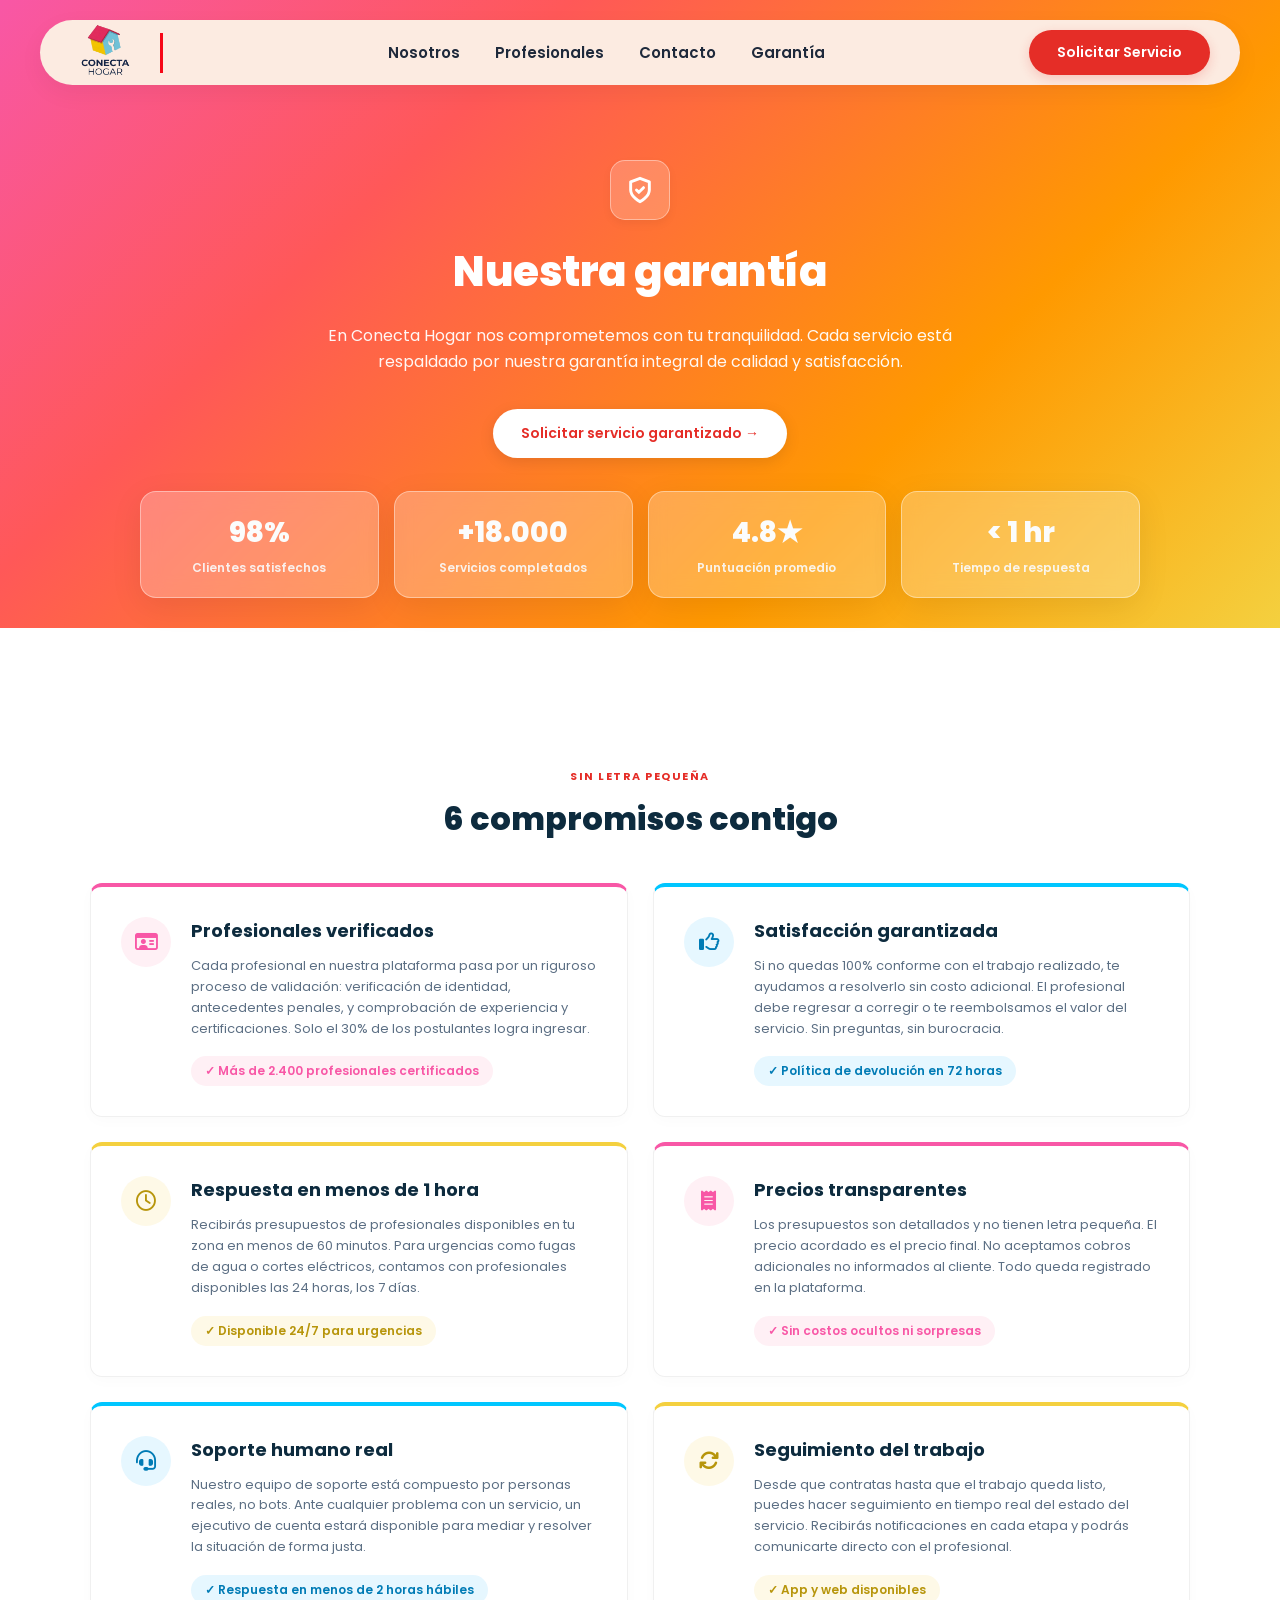
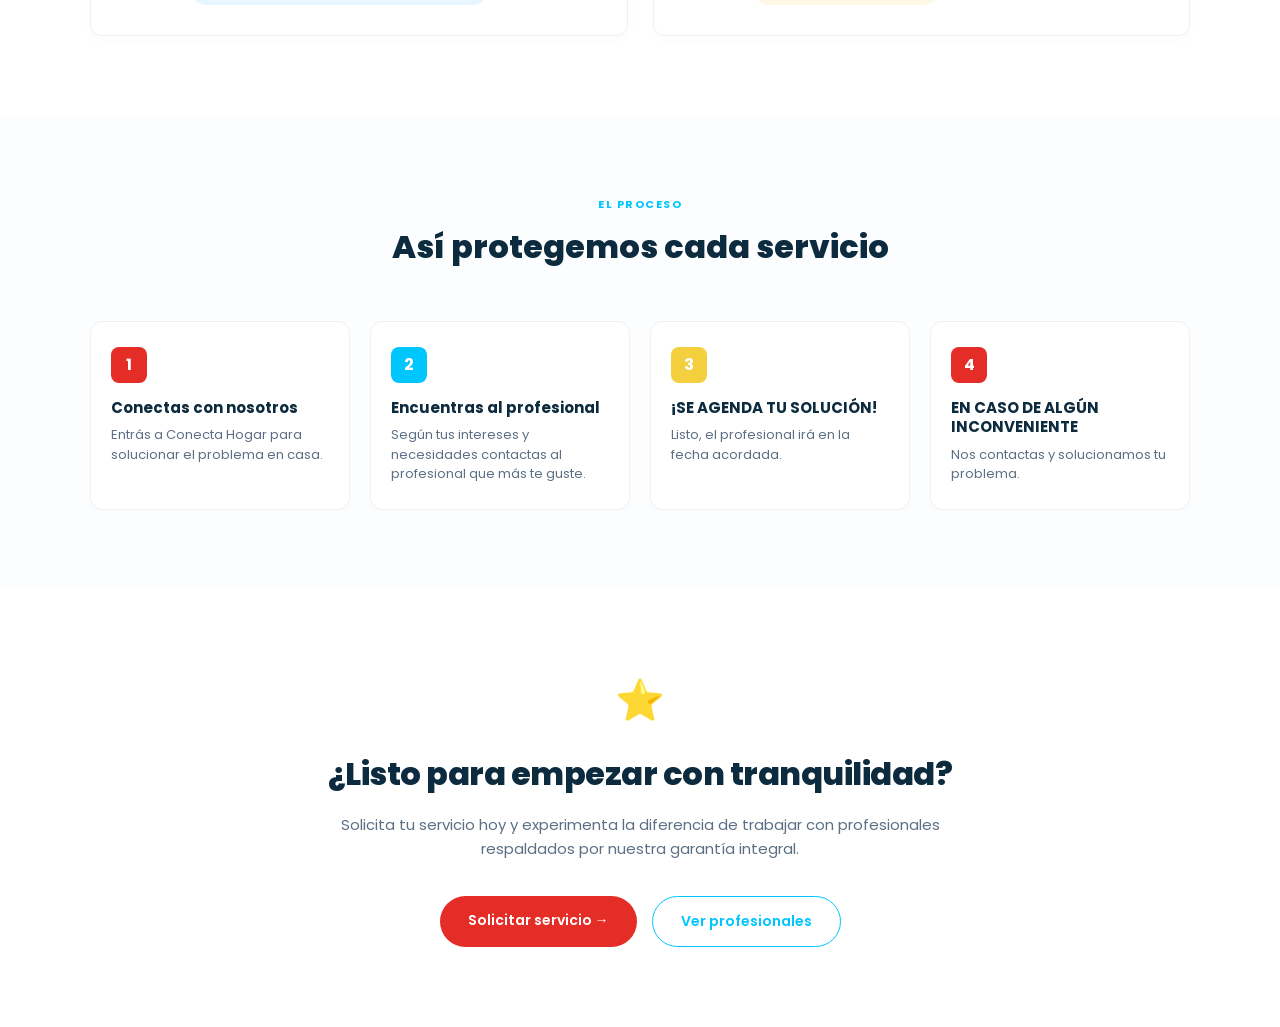
<file: garantia.html>
<!DOCTYPE html>
<html lang="es">
<head>
    <meta charset="UTF-8">
    <meta name="viewport" content="width=device-width, initial-scale=1.0">
    <title>Conecta Hogar - Nuestra Garantía</title>
    <!-- Importamos fuentes modernas (puedes cambiarlas si lo prefieres) -->
    <link href="https://fonts.googleapis.com/css2?family=Poppins:wght@400;600;700;800&display=swap" rel="stylesheet">
    <!-- Iconos de FontAwesome para replicar los de las tarjetas -->
    <link rel="stylesheet" href="https://cdnjs.cloudflare.com/ajax/libs/font-awesome/6.4.0/css/all.min.css">
    <link rel="stylesheet" href="garantia.css">
</head>
<body>

    <!-- 1. NAV BAR -->
   <header class="navbar-container">
        <div class="navbar-floating">
            <div class="logo-wrapper">
                <a href="index.html" class="logo-link">
                    <img src="logo.jpeg.png" alt="Conecta Hogar Logo" class="logo-img">
                </a>
            </div>
            
            <nav class="nav-links">
                <a href="nosotros.html">Nosotros</a>
                <a href="profesionales.html">Profesionales</a>
                <a href="#">Contacto</a>
                <a href="garantia.html">Garantía</a>
            </nav>
            
            <div class="nav-actions">
                <a href="#" class="btn-solicitar">Solicitar Servicio</a>
            </div>
        </div>
    </header>

    <!-- 2. HERO SECTION (Garantía) -->
    <section class="hero-section">
        <div class="shield-icon">
    <svg width="28" height="28" viewBox="0 0 24 24" fill="none" stroke="currentColor" stroke-width="2.5" stroke-linecap="round" stroke-linejoin="round">
        <path d="M12 22s8-4 8-10V5l-8-3-8 3v7c0 6 8 10 8 10z"/>
        <path d="m9 12 2 2 4-4"/>
    </svg>
</div>
            <h1>Nuestra garantía</h1>
            <p class="hero-subtitle">En Conecta Hogar nos comprometemos con tu tranquilidad. Cada servicio está respaldado por nuestra garantía integral de calidad y satisfacción.</p>
            <a href="#" class="btn-white">Solicitar servicio garantizado &rarr;</a>
            
            <!-- Estadísticas -->
            <div class="stats-grid">
                <div class="stat-card">
                    <h3>98%</h3>
                    <p>Clientes satisfechos</p>
                </div>
                <div class="stat-card">
                    <h3>+18.000</h3>
                    <p>Servicios completados</p>
                </div>
                <div class="stat-card">
                    <h3>4.8★</h3>
                    <p>Puntuación promedio</p>
                </div>
                <div class="stat-card">
                    <h3>&lt; 1 hr</h3>
                    <p>Tiempo de respuesta</p>
                </div>
            </div>
        </div>
    </section>

    <!-- 3. COMPROMISOS SECTION -->
    <section class="commitments-section">
        <span class="section-tagline">SIN LETRA PEQUEÑA</span>
        <h2>6 compromisos contigo</h2>

        <div class="cards-grid">
            <!-- Tarjeta 1 -->
            <div class="commitment-card border-pink">
                <div class="card-icon bg-pink"><i class="fa-regular fa-id-card"></i></div>
                <div class="card-content">
                    <h3>Profesionales verificados</h3>
                    <p>Cada profesional en nuestra plataforma pasa por un riguroso proceso de validación: verificación de identidad, antecedentes penales, y comprobación de experiencia y certificaciones. Solo el 30% de los postulantes logra ingresar.</p>
                    <span class="badge badge-pink">✓ Más de 2.400 profesionales certificados</span>
                </div>
            </div>
            <!-- Tarjeta 2 -->
            <div class="commitment-card border-blue">
                <div class="card-icon bg-blue"><i class="fa-regular fa-thumbs-up"></i></div>
                <div class="card-content">
                    <h3>Satisfacción garantizada</h3>
                    <p>Si no quedas 100% conforme con el trabajo realizado, te ayudamos a resolverlo sin costo adicional. El profesional debe regresar a corregir o te reembolsamos el valor del servicio. Sin preguntas, sin burocracia.</p>
                    <span class="badge badge-blue">✓ Política de devolución en 72 horas</span>
                </div>
            </div>
            <!-- Tarjeta 3 -->
            <div class="commitment-card border-yellow">
                <div class="card-icon bg-yellow"><i class="fa-regular fa-clock"></i></div>
                <div class="card-content">
                    <h3>Respuesta en menos de 1 hora</h3>
                    <p>Recibirás presupuestos de profesionales disponibles en tu zona en menos de 60 minutos. Para urgencias como fugas de agua o cortes eléctricos, contamos con profesionales disponibles las 24 horas, los 7 días.</p>
                    <span class="badge badge-yellow">✓ Disponible 24/7 para urgencias</span>
                </div>
            </div>
            <!-- Tarjeta 4 -->
            <div class="commitment-card border-pink">
                <div class="card-icon bg-pink"><i class="fa-solid fa-receipt"></i></div>
                <div class="card-content">
                    <h3>Precios transparentes</h3>
                    <p>Los presupuestos son detallados y no tienen letra pequeña. El precio acordado es el precio final. No aceptamos cobros adicionales no informados al cliente. Todo queda registrado en la plataforma.</p>
                    <span class="badge badge-pink">✓ Sin costos ocultos ni sorpresas</span>
                </div>
            </div>
            <!-- Tarjeta 5 -->
            <div class="commitment-card border-blue">
                <div class="card-icon bg-blue"><i class="fa-solid fa-headset"></i></div>
                <div class="card-content">
                    <h3>Soporte humano real</h3>
                    <p>Nuestro equipo de soporte está compuesto por personas reales, no bots. Ante cualquier problema con un servicio, un ejecutivo de cuenta estará disponible para mediar y resolver la situación de forma justa.</p>
                    <span class="badge badge-blue">✓ Respuesta en menos de 2 horas hábiles</span>
                </div>
            </div>
            <!-- Tarjeta 6 -->
            <div class="commitment-card border-yellow">
                <div class="card-icon bg-yellow"><i class="fa-solid fa-arrows-rotate"></i></div>
                <div class="card-content">
                    <h3>Seguimiento del trabajo</h3>
                    <p>Desde que contratas hasta que el trabajo queda listo, puedes hacer seguimiento en tiempo real del estado del servicio. Recibirás notificaciones en cada etapa y podrás comunicarte directo con el profesional.</p>
                    <span class="badge badge-yellow">✓ App y web disponibles</span>
                </div>
            </div>
        </div>
    </section>

    <!-- 4. PROCESO SECTION -->
    <section class="process-section">
        <span class="section-tagline-blue">EL PROCESO</span>
        <h2>Así protegemos cada servicio</h2>

        <div class="process-grid">
            <!-- Paso 1 -->
            <div class="process-step">
                <div class="step-number bg-step-pink">1</div>
                <div class="step-text">
                    <h3>Conectas con nosotros</h3>
                    <p>Entrás a Conecta Hogar para solucionar el problema en casa.</p>
                </div>
            </div>
            <!-- Paso 2 -->
            <div class="process-step">
                <div class="step-number bg-step-blue">2</div>
                <div class="step-text">
                    <h3>Encuentras al profesional</h3>
                    <p>Según tus intereses y necesidades contactas al profesional que más te guste.</p>
                </div>
            </div>
            <!-- Paso 3 -->
            <div class="process-step">
                <div class="step-number bg-step-yellow">3</div>
                <div class="step-text">
                    <h3>¡SE AGENDA TU SOLUCIÓN!</h3>
                    <p>Listo, el profesional irá en la fecha acordada.</p>
                </div>
            </div>
            <!-- Paso 4 -->
            <div class="process-step">
                <div class="step-number bg-step-pink2">4</div>
                <div class="step-text">
                    <h3>EN CASO DE ALGÚN INCONVENIENTE</h3>
                    <p>Nos contactas y solucionamos tu problema.</p>
                </div>
            </div>
        </div>
    </section>

    <!-- 5. CTA FINAL SECTION -->
    <section class="cta-section">
        <div class="star-icon">⭐</div>
        <h2>¿Listo para empezar con tranquilidad?</h2>
        <p>Solicita tu servicio hoy y experimenta la diferencia de trabajar con profesionales respaldados por nuestra garantía integral.</p>
        <div class="cta-buttons">
            <a href="#" class="btn-primary-lg">Solicitar servicio &rarr;</a>
            <a href="#" class="btn-secondary-lg">Ver profesionales</a>
        </div>
    </section>

    <script src="garantia.js"></script>
</body>
</html>
</file>
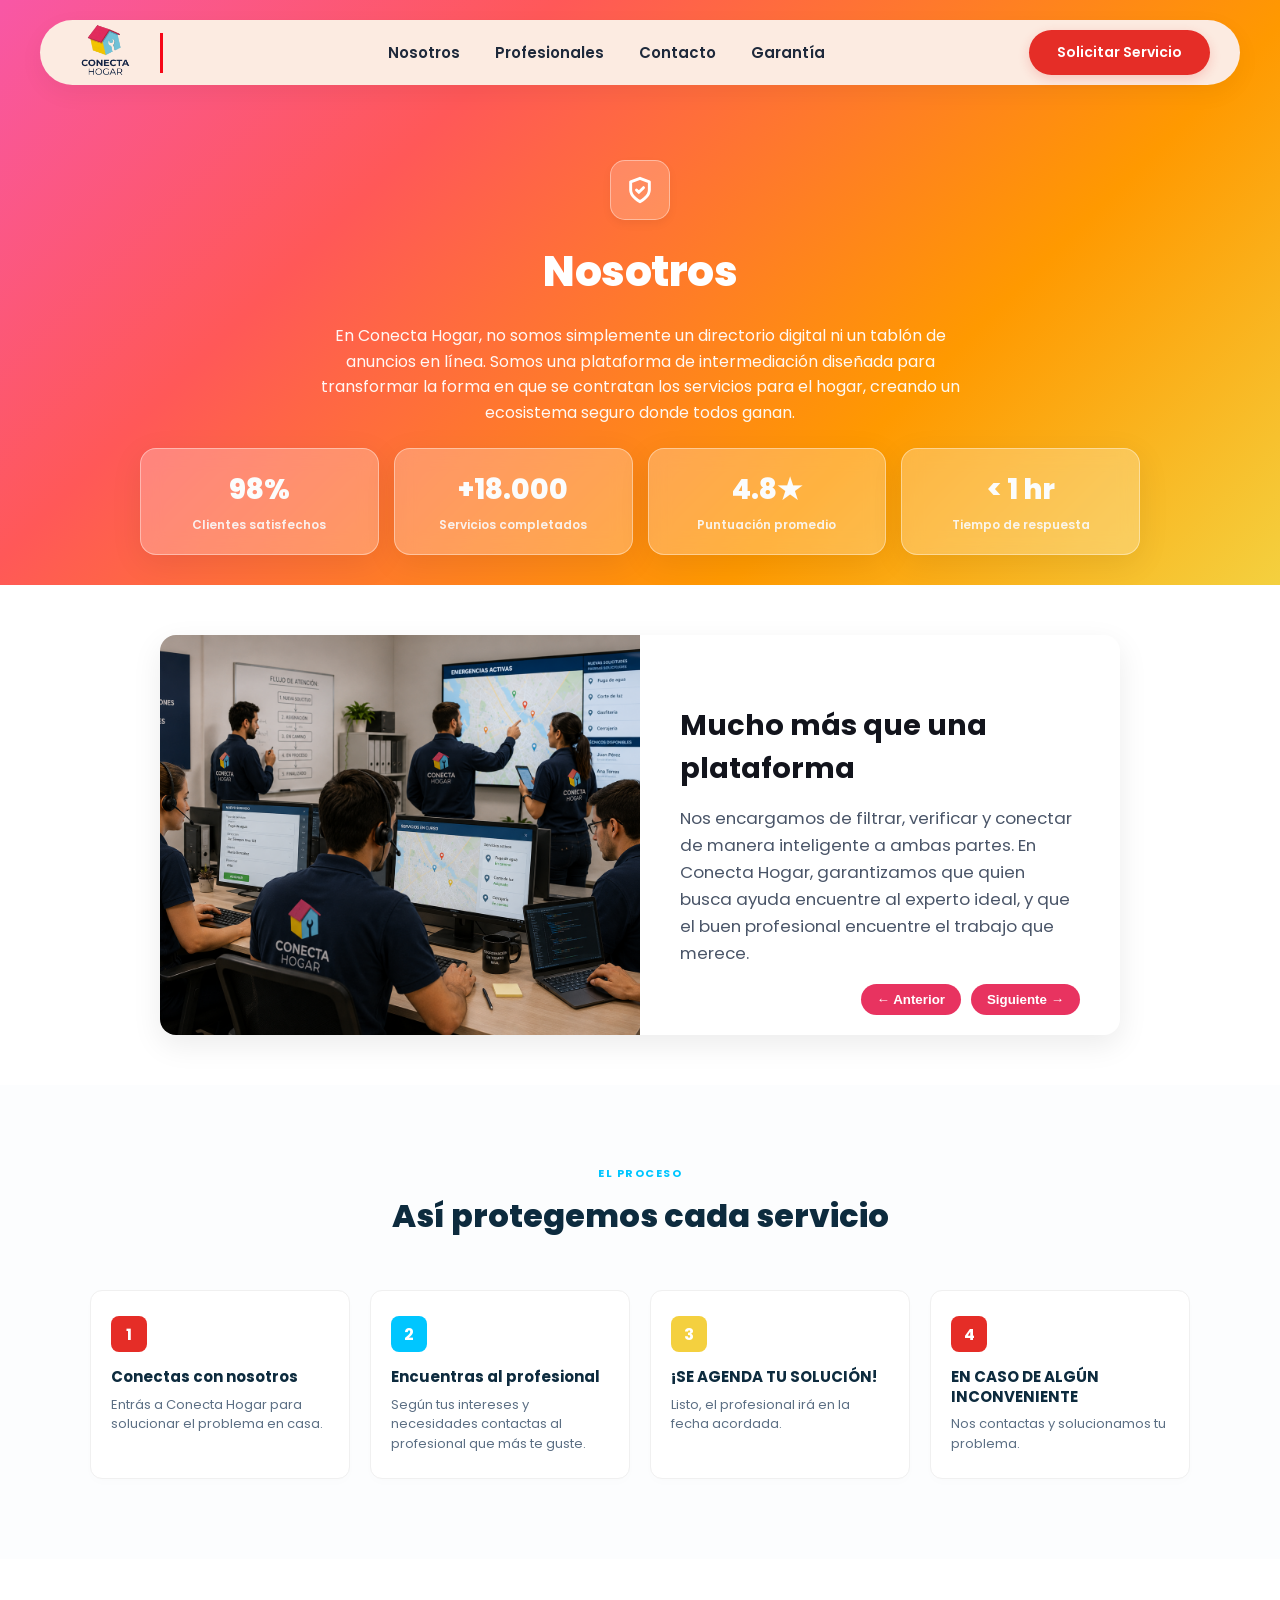
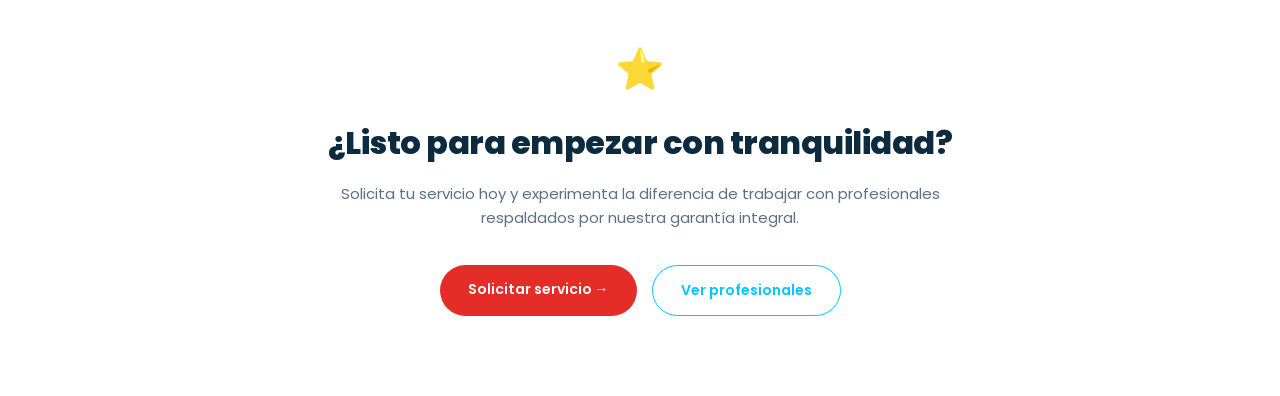
<file: nosotros.html>
<!DOCTYPE html>
<html lang="es">
<head>
    <meta charset="UTF-8">
    <meta name="viewport" content="width=device-width, initial-scale=1.0">
    <title>Conecta Hogar - Nosotros</title>
    <!-- Importamos fuentes modernas (puedes cambiarlas si lo prefieres) -->
    <link href="https://fonts.googleapis.com/css2?family=Poppins:wght@400;600;700;800&display=swap" rel="stylesheet">
    <!-- Iconos de FontAwesome para replicar los de las tarjetas -->
    <link rel="stylesheet" href="https://cdnjs.cloudflare.com/ajax/libs/font-awesome/6.4.0/css/all.min.css">
    <link rel="stylesheet" href="nosotros.css">
</head>
<body>
            <!-- 1. NAV BAR -->
   <header class="navbar-container">
        <div class="navbar-floating">
            <div class="logo-wrapper">
                <a href="index.html" class="logo-link">
                    <img src="logo.jpeg.png" alt="Conecta Hogar Logo" class="logo-img">
                </a>
            </div>
            
            <nav class="nav-links">
                <a href="nosotros.html">Nosotros</a>
                <a href="profesionales.html">Profesionales</a>
                <a href="#">Contacto</a>
                <a href="garantia.html">Garantía</a>
            </nav>
            
            <div class="nav-actions">
                <a href="#" class="btn-solicitar">Solicitar Servicio</a>
            </div>
        </div>
    </header>

        <!-- 2. HERO SECTION (Garantía) -->
    <section class="hero-section">
        <div class="shield-icon">
    <svg width="28" height="28" viewBox="0 0 24 24" fill="none" stroke="currentColor" stroke-width="2.5" stroke-linecap="round" stroke-linejoin="round">
        <path d="M12 22s8-4 8-10V5l-8-3-8 3v7c0 6 8 10 8 10z"/>
        <path d="m9 12 2 2 4-4"/>
        </svg>
</div>
            <h1>Nosotros</h1>
            <p class="hero-subtitle">En Conecta Hogar, no somos simplemente un directorio digital ni un tablón de anuncios en línea. Somos una plataforma de intermediación diseñada para transformar la forma en que se contratan los servicios para el hogar, creando un ecosistema seguro donde todos ganan.</p>
          
                <br>
                <!-- Estadísticas -->
                <div class="stats-grid">
                    <div class="stat-card">
                        <h3>98%</h3>
                        <p>Clientes satisfechos</p>
                    </div>
                    <div class="stat-card">
                        <h3>+18.000</h3>
                        <p>Servicios completados</p>
                    </div>
                    <div class="stat-card">
                        <h3>4.8★</h3>
                        <p>Puntuación promedio</p>
                    </div>
                    <div class="stat-card">
                        <h3>&lt; 1 hr</h3>
                        <p>Tiempo de respuesta</p>
                    </div>
                </div>            
        </div>
    </section>

        


    
<!-- SECCIÓN NOSOTROS DINÁMICA (SIN DEPENDER DE BOOTSTRAP JS) -->
<section class="seccion-nosotros-carrusel">
    <div class="contenedor-tarjeta">
        
        <!-- Tarjeta 1 -->
        <div class="tarjeta-slide active">
            <img src="equipo.png" alt="Equipo Conecta Hogar">
            <div class="texto-slide">
                <h3>Mucho más que una plataforma</h3>
                <p>Nos encargamos de filtrar, verificar y conectar de manera inteligente a ambas partes. En Conecta Hogar, garantizamos que quien busca ayuda encuentre al experto ideal, y que el buen profesional encuentre el trabajo que merece.</p>
            </div>
        </div>

        <!-- Tarjeta 2 -->
        <div class="tarjeta-slide">
            <img src="profesionales.png" alt="Servicios Profesionales">
            <div class="texto-slide">
                <h3>Servicios Confiables</h3>
                <p>Somos el impulso que tu negocio necesita. Te ofrecemos una plataforma para visibilizar tu trabajo, encontrar nuevos clientes de forma constante y construir una reputación digital sólida basada en la calidad de tu servicio.</p>
            </div>
        </div>

        <!-- Tarjeta 3 -->
        <div class="tarjeta-slide">
            <img src="personas.png" alt="Tu Tranquilidad">
            <div class="texto-slide">
                <h3>Tu Tranquilidad Primero</h3>
                <p>Sabemos lo difícil que es abrir las puertas de tu casa a un extraño. Por eso, te ahorramos la incertidumbre conectándote exclusivamente con profesionales de confianza, rigurosamente verificados y respaldados por referencias reales de otros usuarios.</p>
            </div>
        </div>

        <!-- Controles manuales limpios -->
        <div class="controles-carrusel">
            <button id="prev-btn">← Anterior</button>
            <button id="next-btn">Siguiente →</button>
        </div>

    </div>
</section>




        <!-- 4. PROCESO SECTION -->
    <section class="process-section">
        <span class="section-tagline-blue">EL PROCESO</span>
        <h2>Así protegemos cada servicio</h2>

        <div class="process-grid">
            <!-- Paso 1 -->
            <div class="process-step">
                <div class="step-number bg-step-pink">1</div>
                <div class="step-text">
                    <h3>Conectas con nosotros</h3>
                    <p>Entrás a Conecta Hogar para solucionar el problema en casa.</p>
                </div>
            </div>
            <!-- Paso 2 -->
            <div class="process-step">
                <div class="step-number bg-step-blue">2</div>
                <div class="step-text">
                    <h3>Encuentras al profesional</h3>
                    <p>Según tus intereses y necesidades contactas al profesional que más te guste.</p>
                </div>
            </div>
            <!-- Paso 3 -->
            <div class="process-step">
                <div class="step-number bg-step-yellow">3</div>
                <div class="step-text">
                    <h3>¡SE AGENDA TU SOLUCIÓN!</h3>
                    <p>Listo, el profesional irá en la fecha acordada.</p>
                </div>
            </div>
            <!-- Paso 4 -->
            <div class="process-step">
                <div class="step-number bg-step-pink2">4</div>
                <div class="step-text">
                    <h3>EN CASO DE ALGÚN INCONVENIENTE</h3>
                    <p>Nos contactas y solucionamos tu problema.</p>
                </div>
            </div>
        </div>
    </section>


        <!-- 5. CTA FINAL SECTION -->
    <section class="cta-section">
        <div class="star-icon">⭐</div>
        <h2>¿Listo para empezar con tranquilidad?</h2>
        <p>Solicita tu servicio hoy y experimenta la diferencia de trabajar con profesionales respaldados por nuestra garantía integral.</p>
        <div class="cta-buttons">
            <a href="#" class="btn-primary-lg">Solicitar servicio &rarr;</a>
            <a href="./profesionales.html" class="btn-secondary-lg">Ver profesionales</a>
        </div>
    </section>

    
    <script src="https://cdn.jsdelivr.net/npm/bootstrap@5.3.0/dist/js/bootstrap.bundle.min.js"></script>

    <script src="nosotros.js"></script>
</body>
</html>
</file>
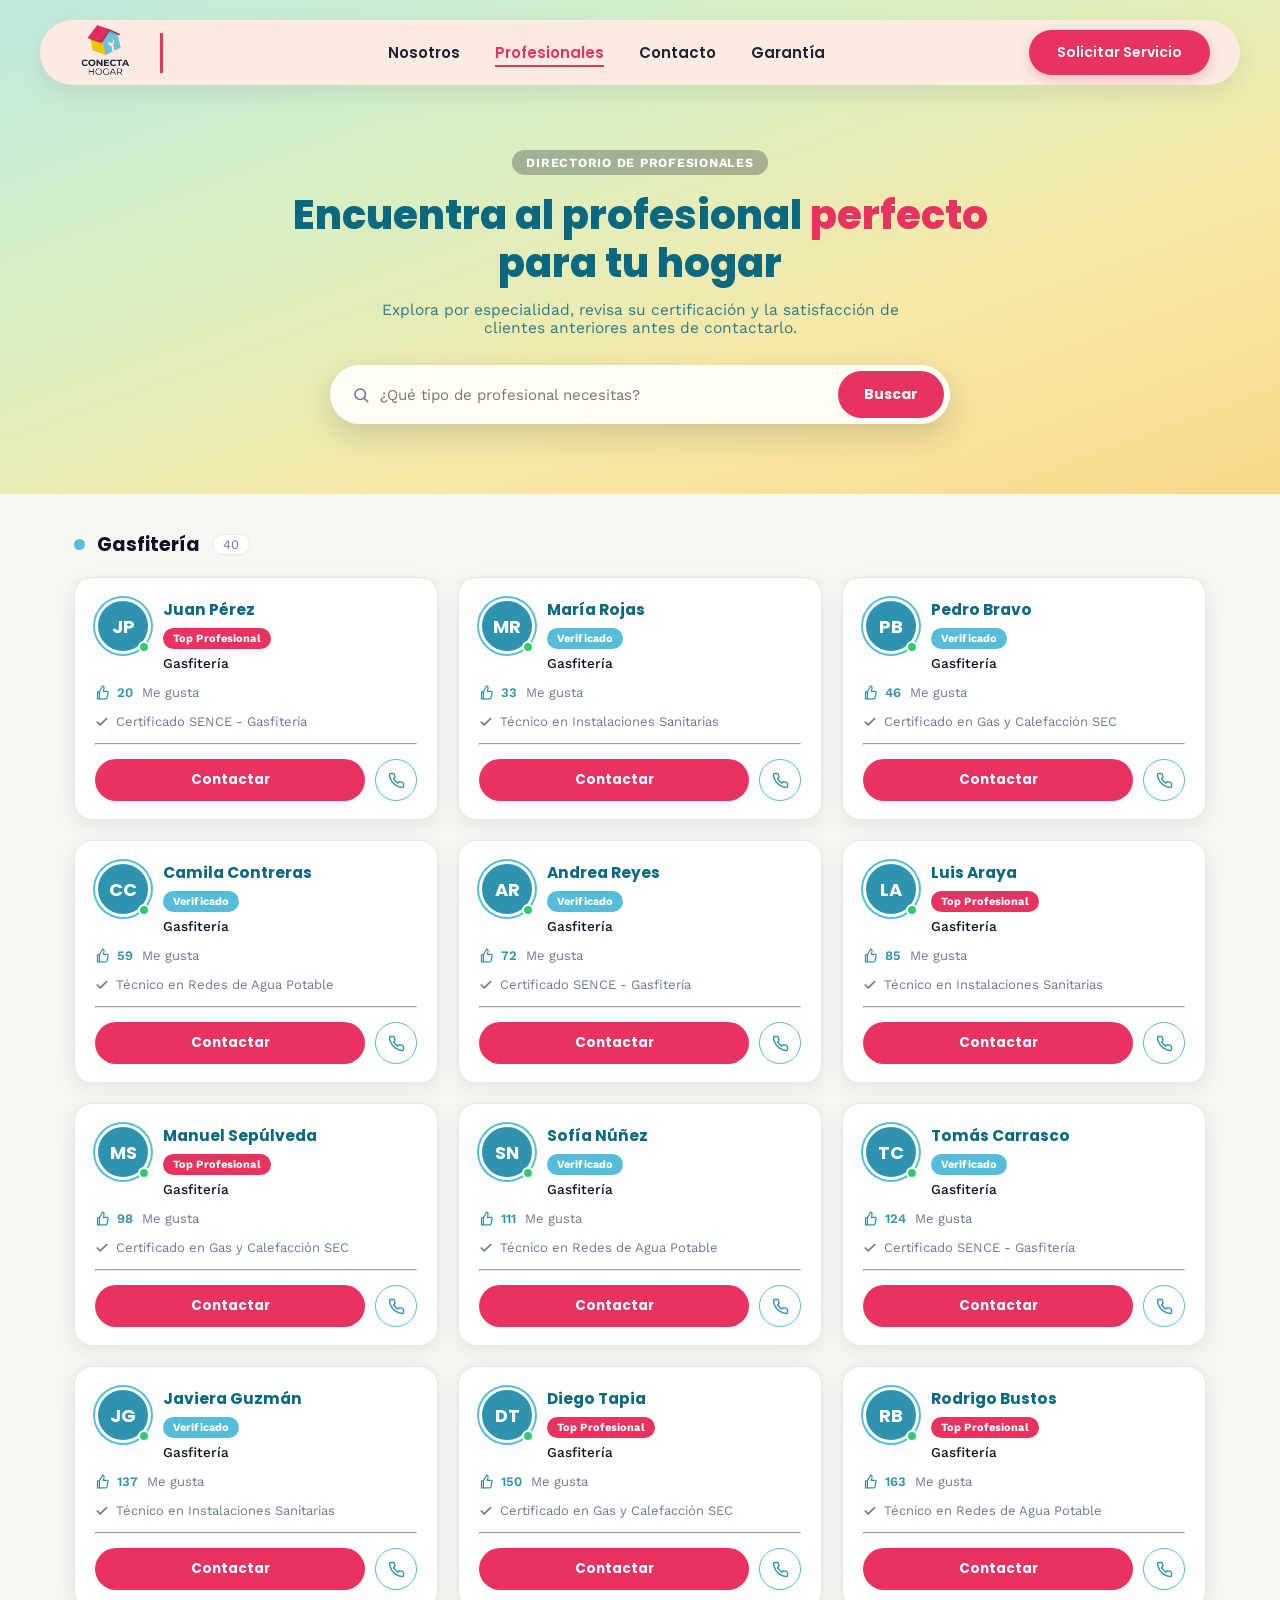
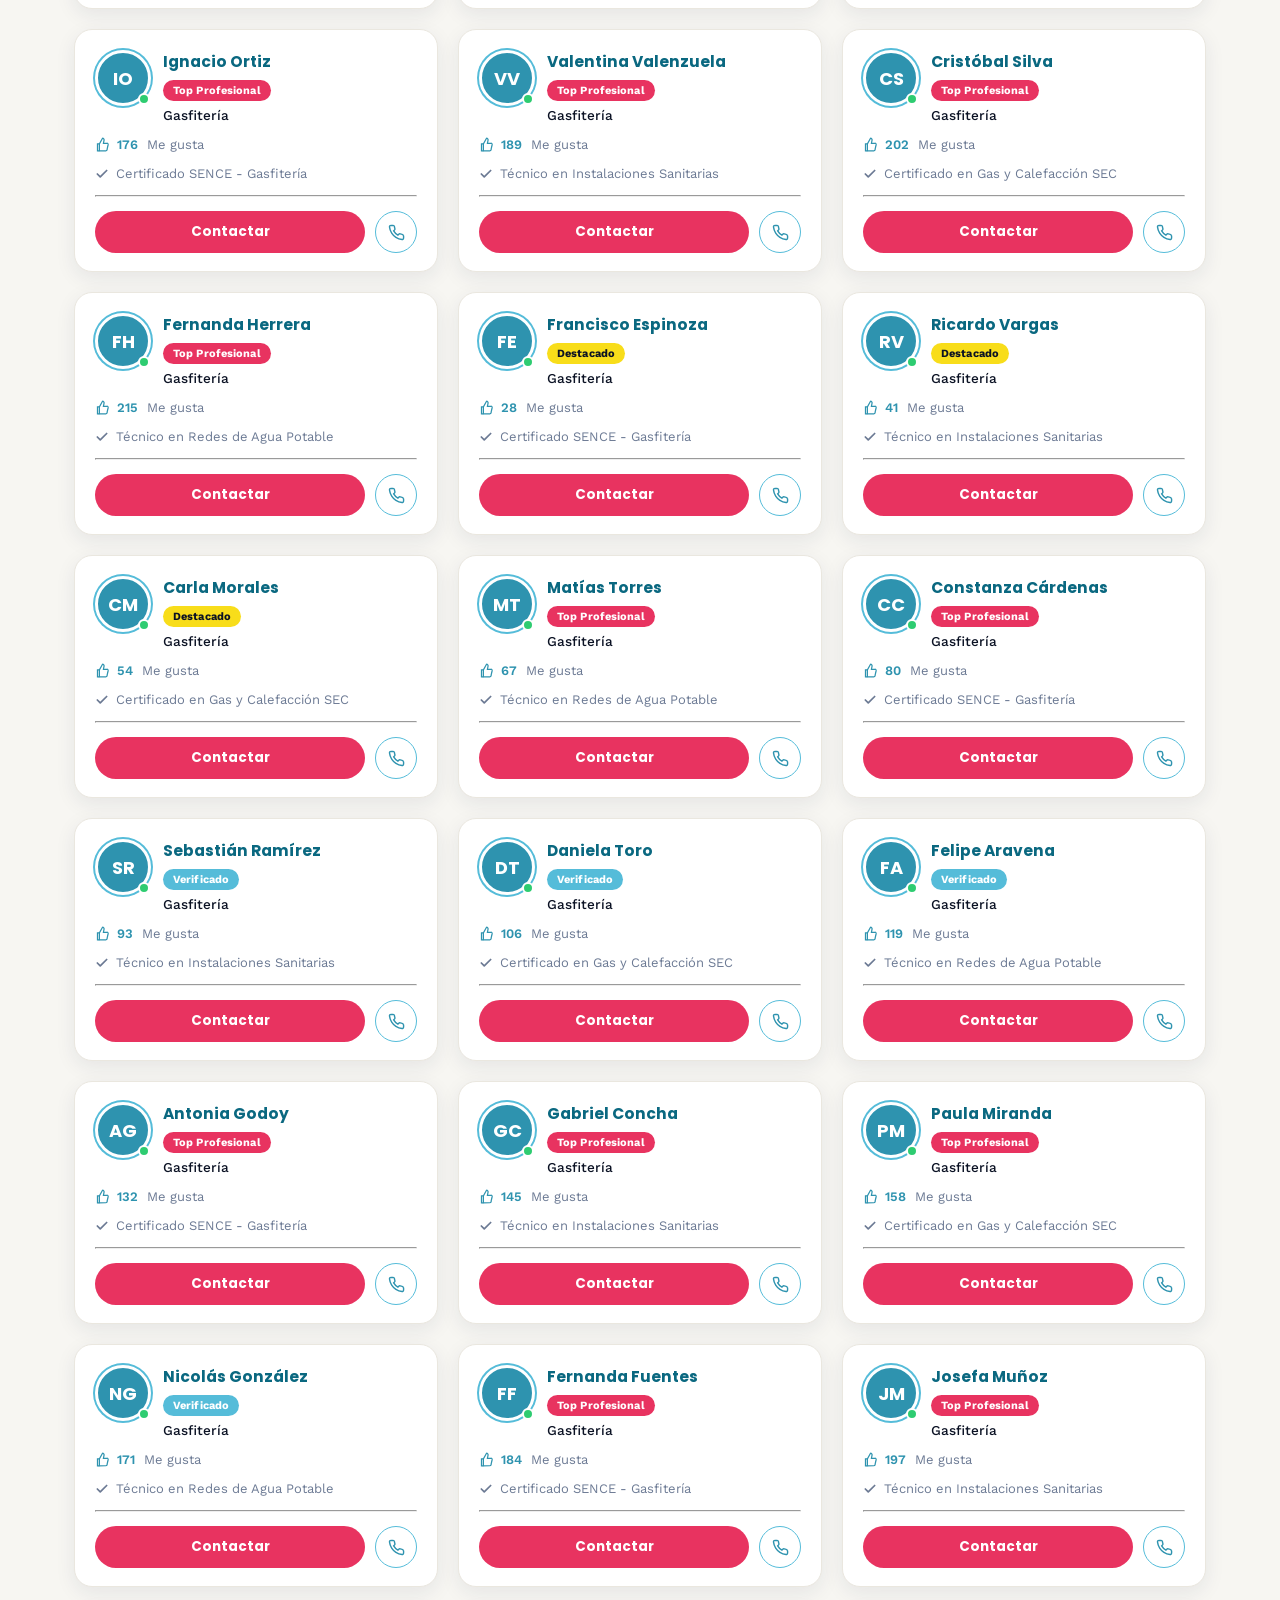
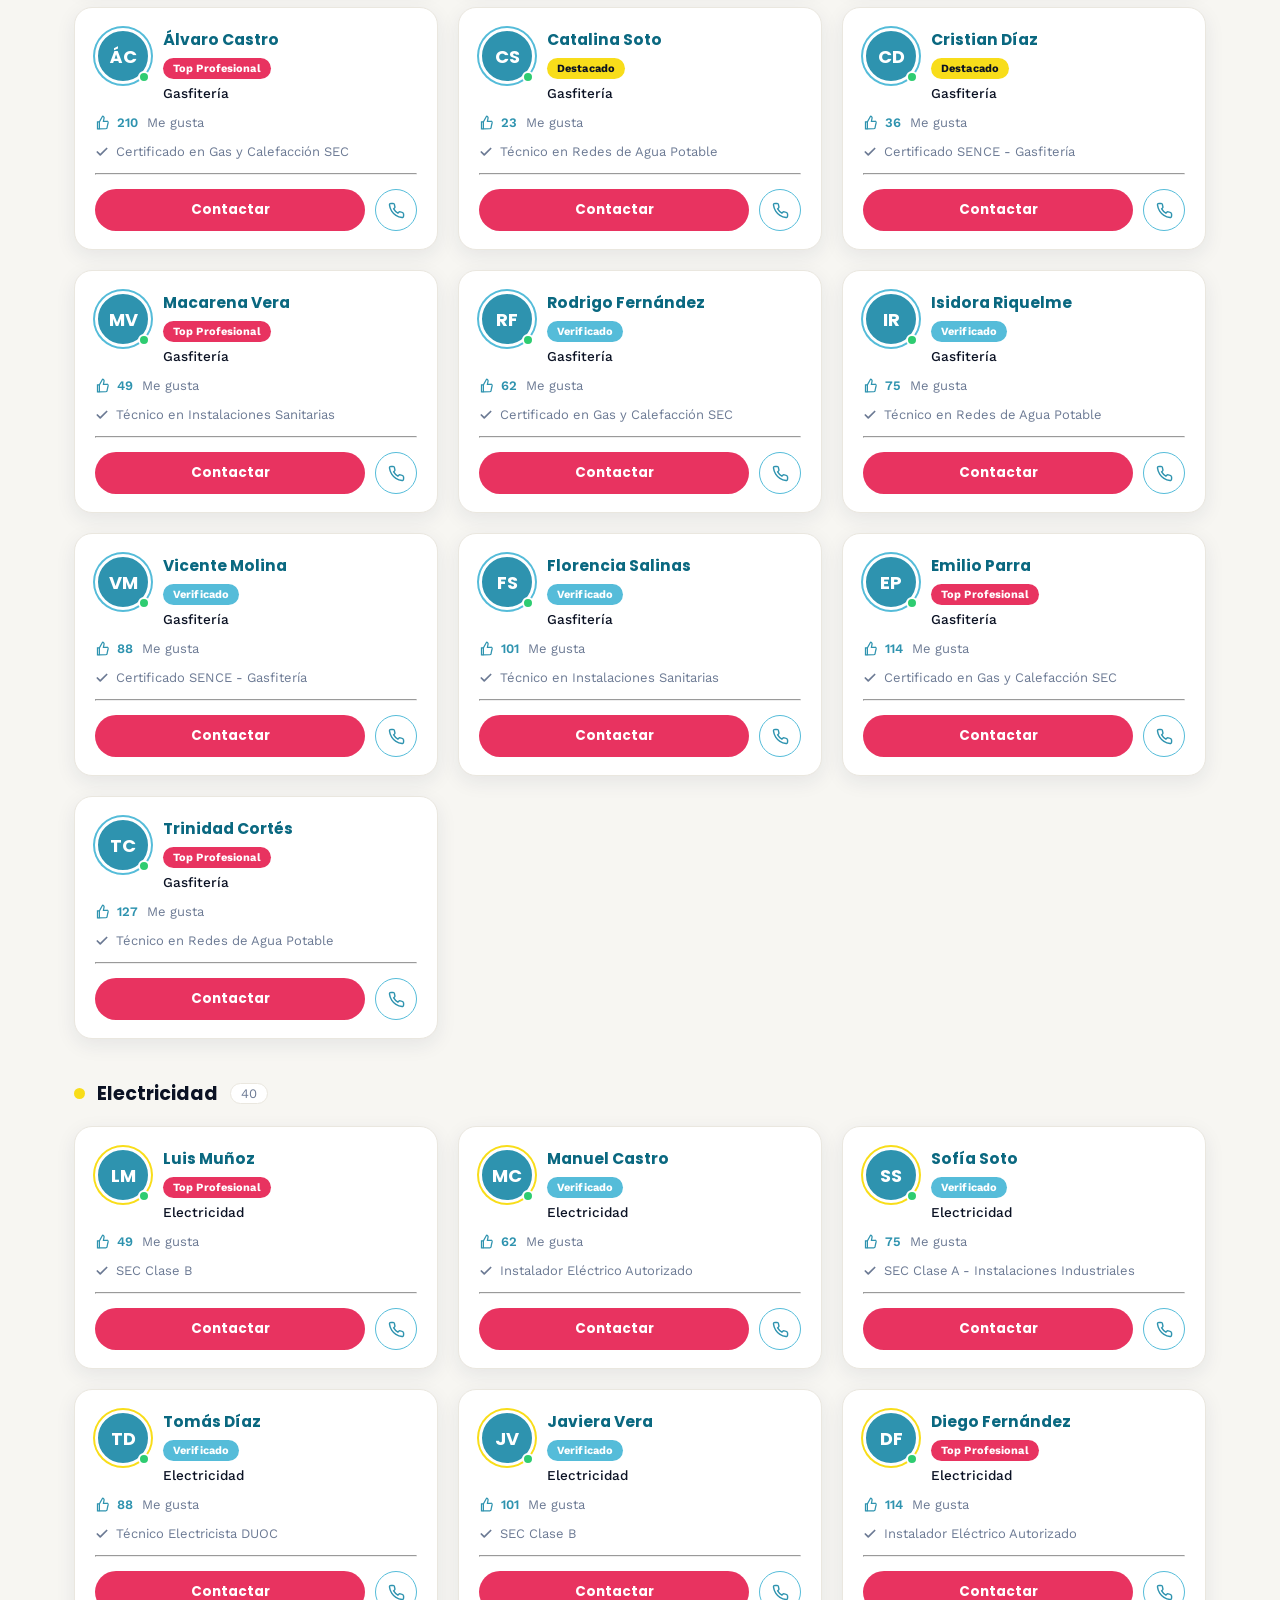
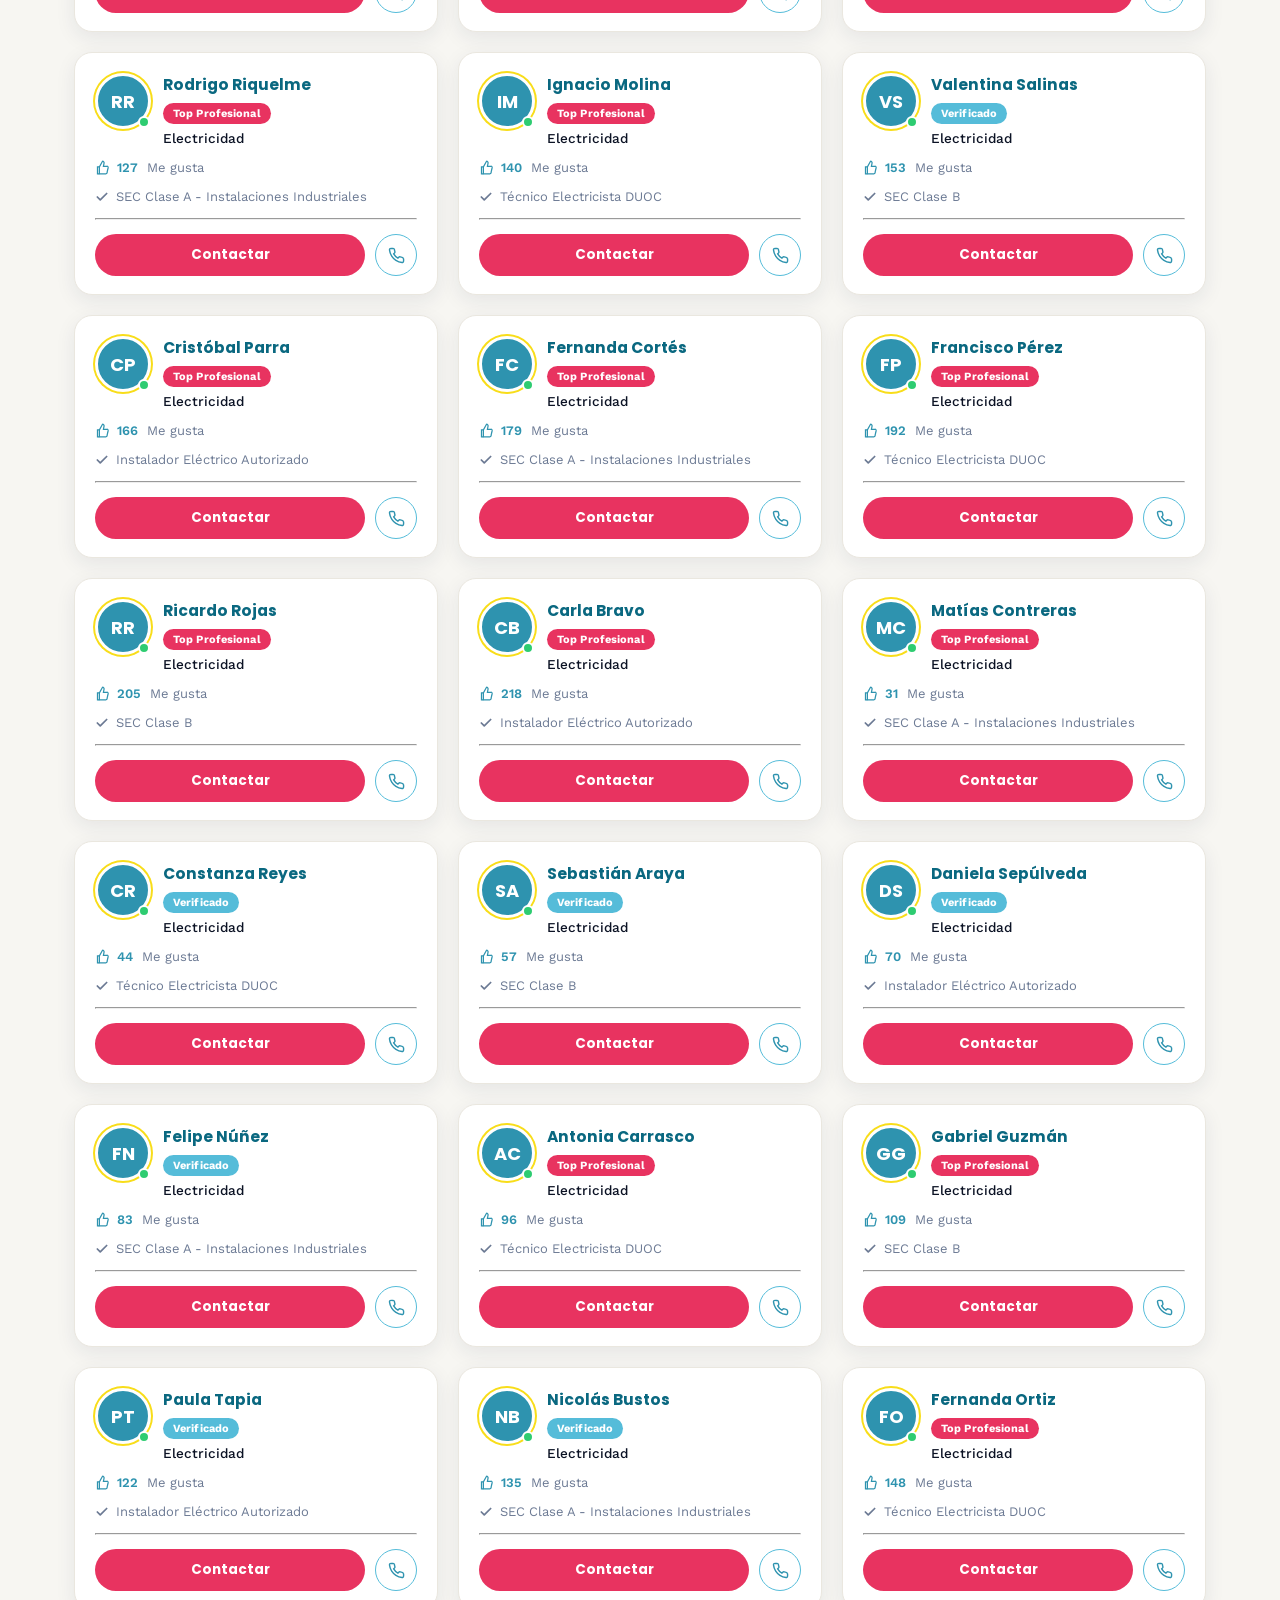
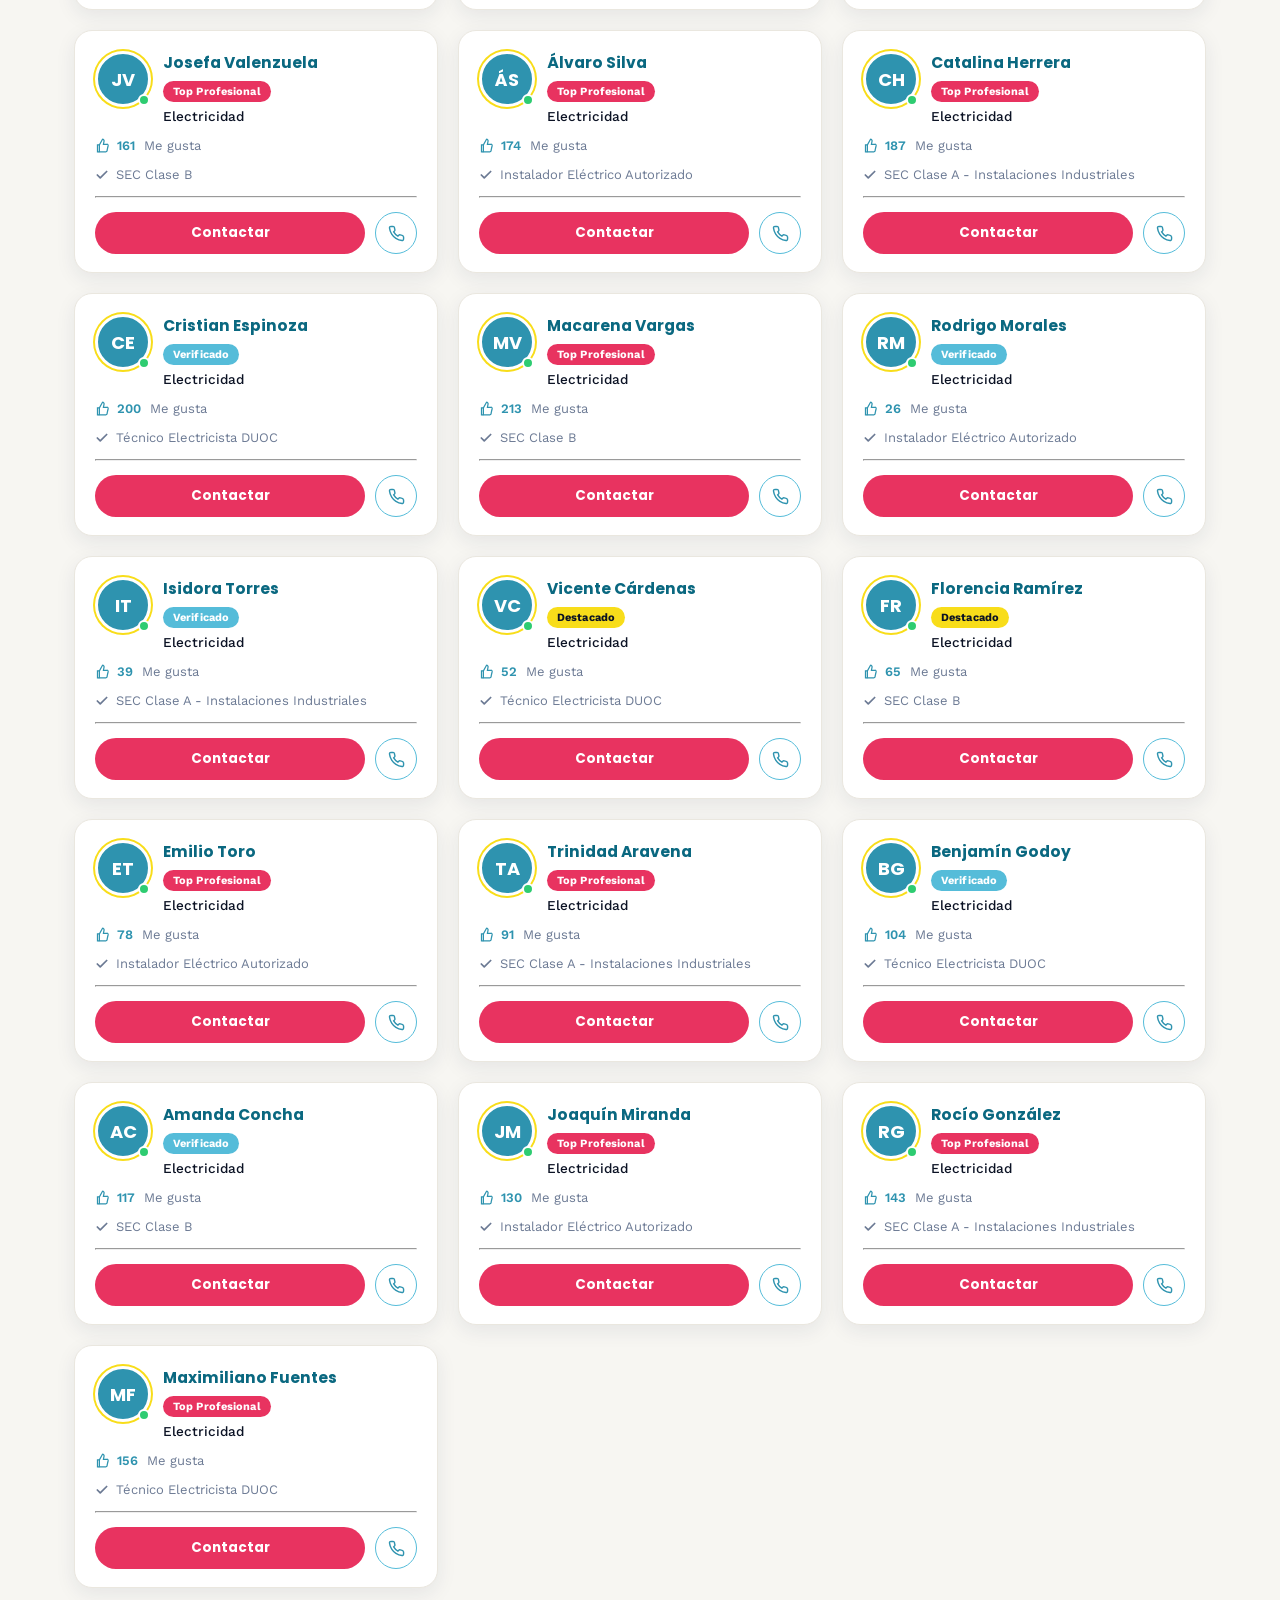
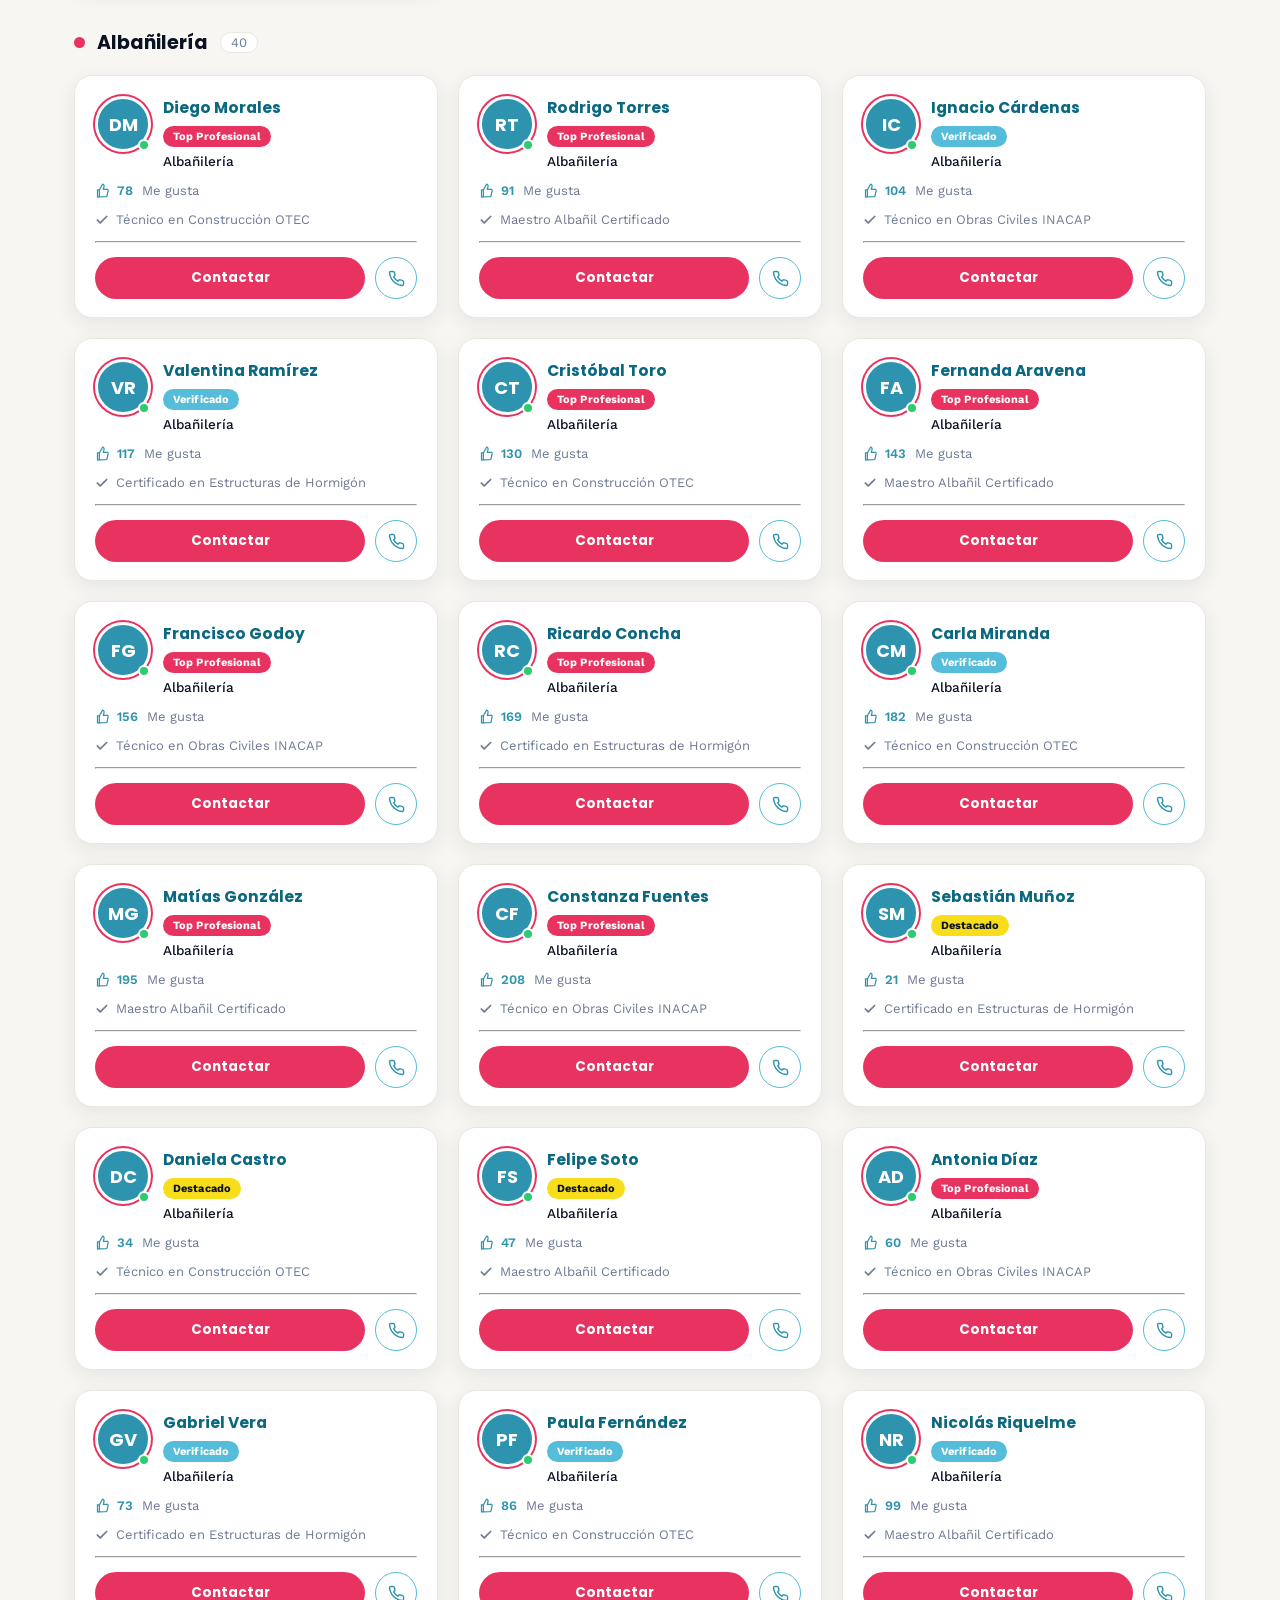
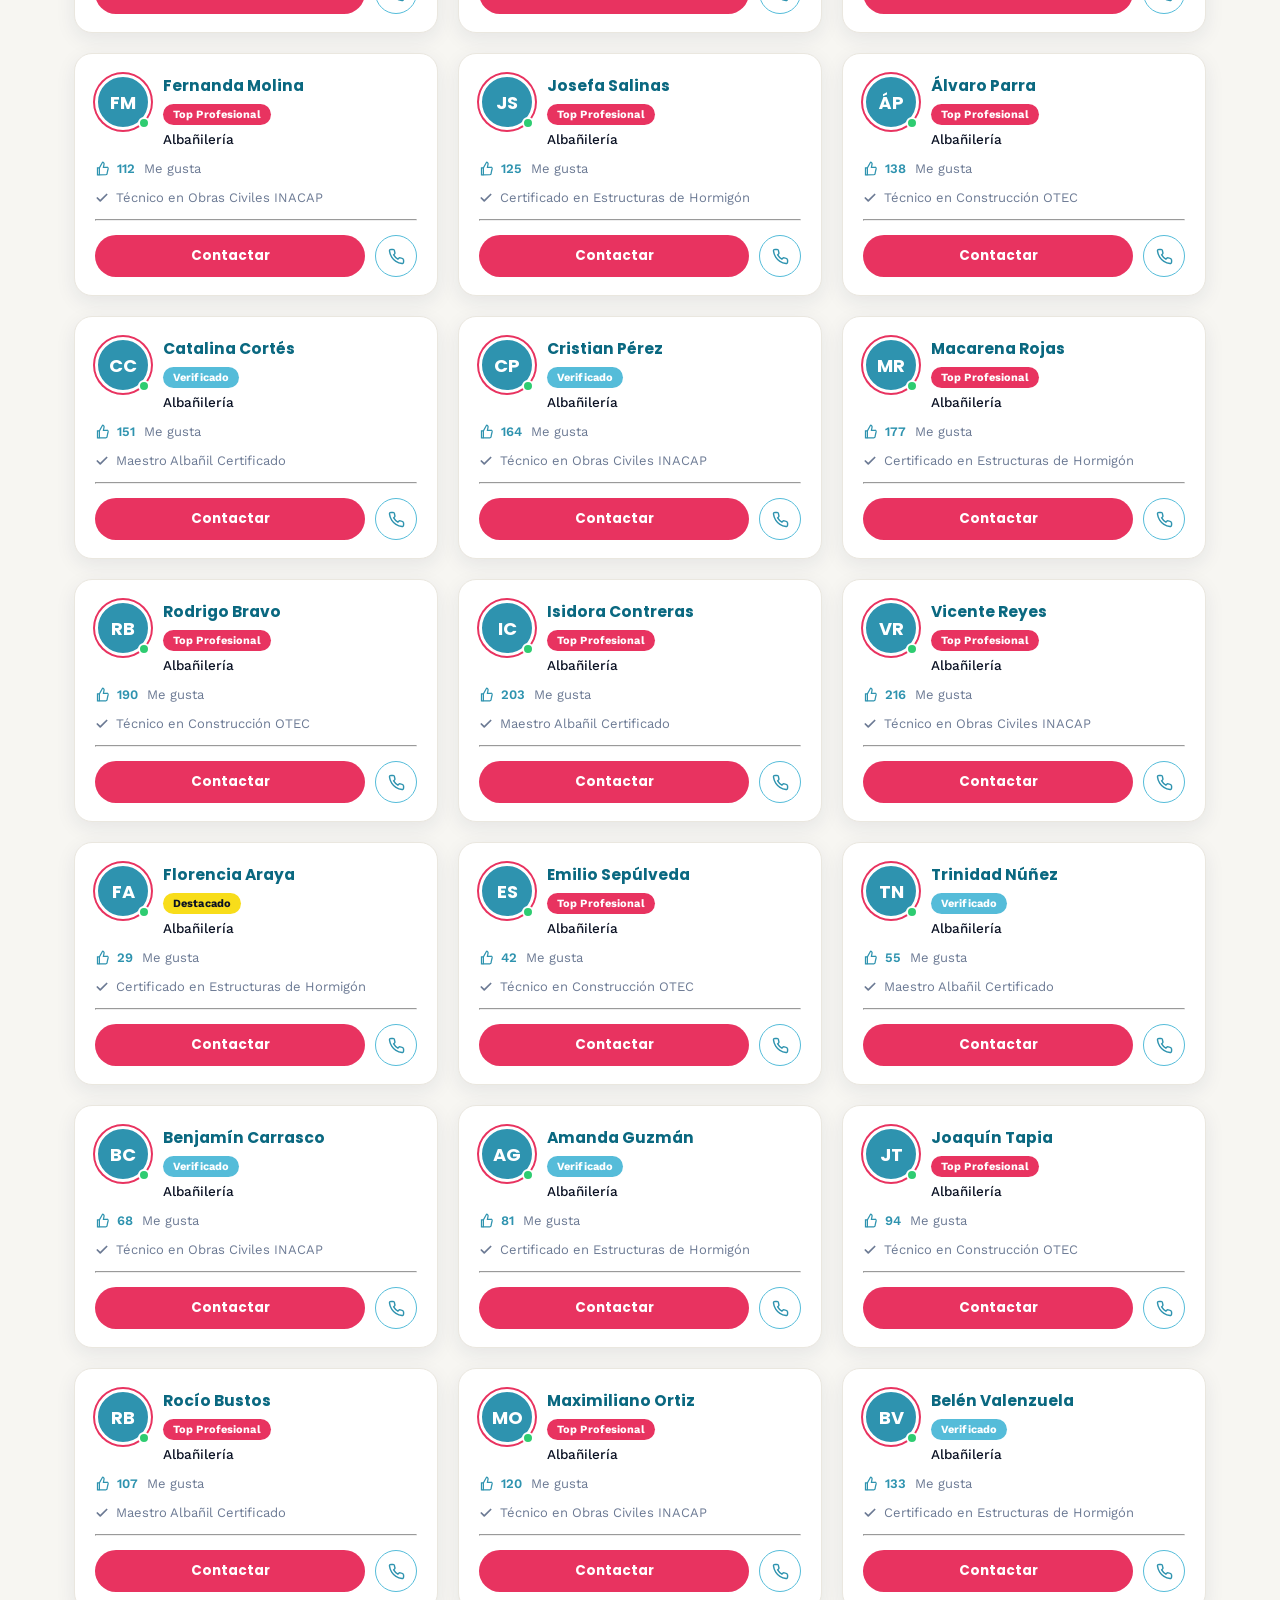
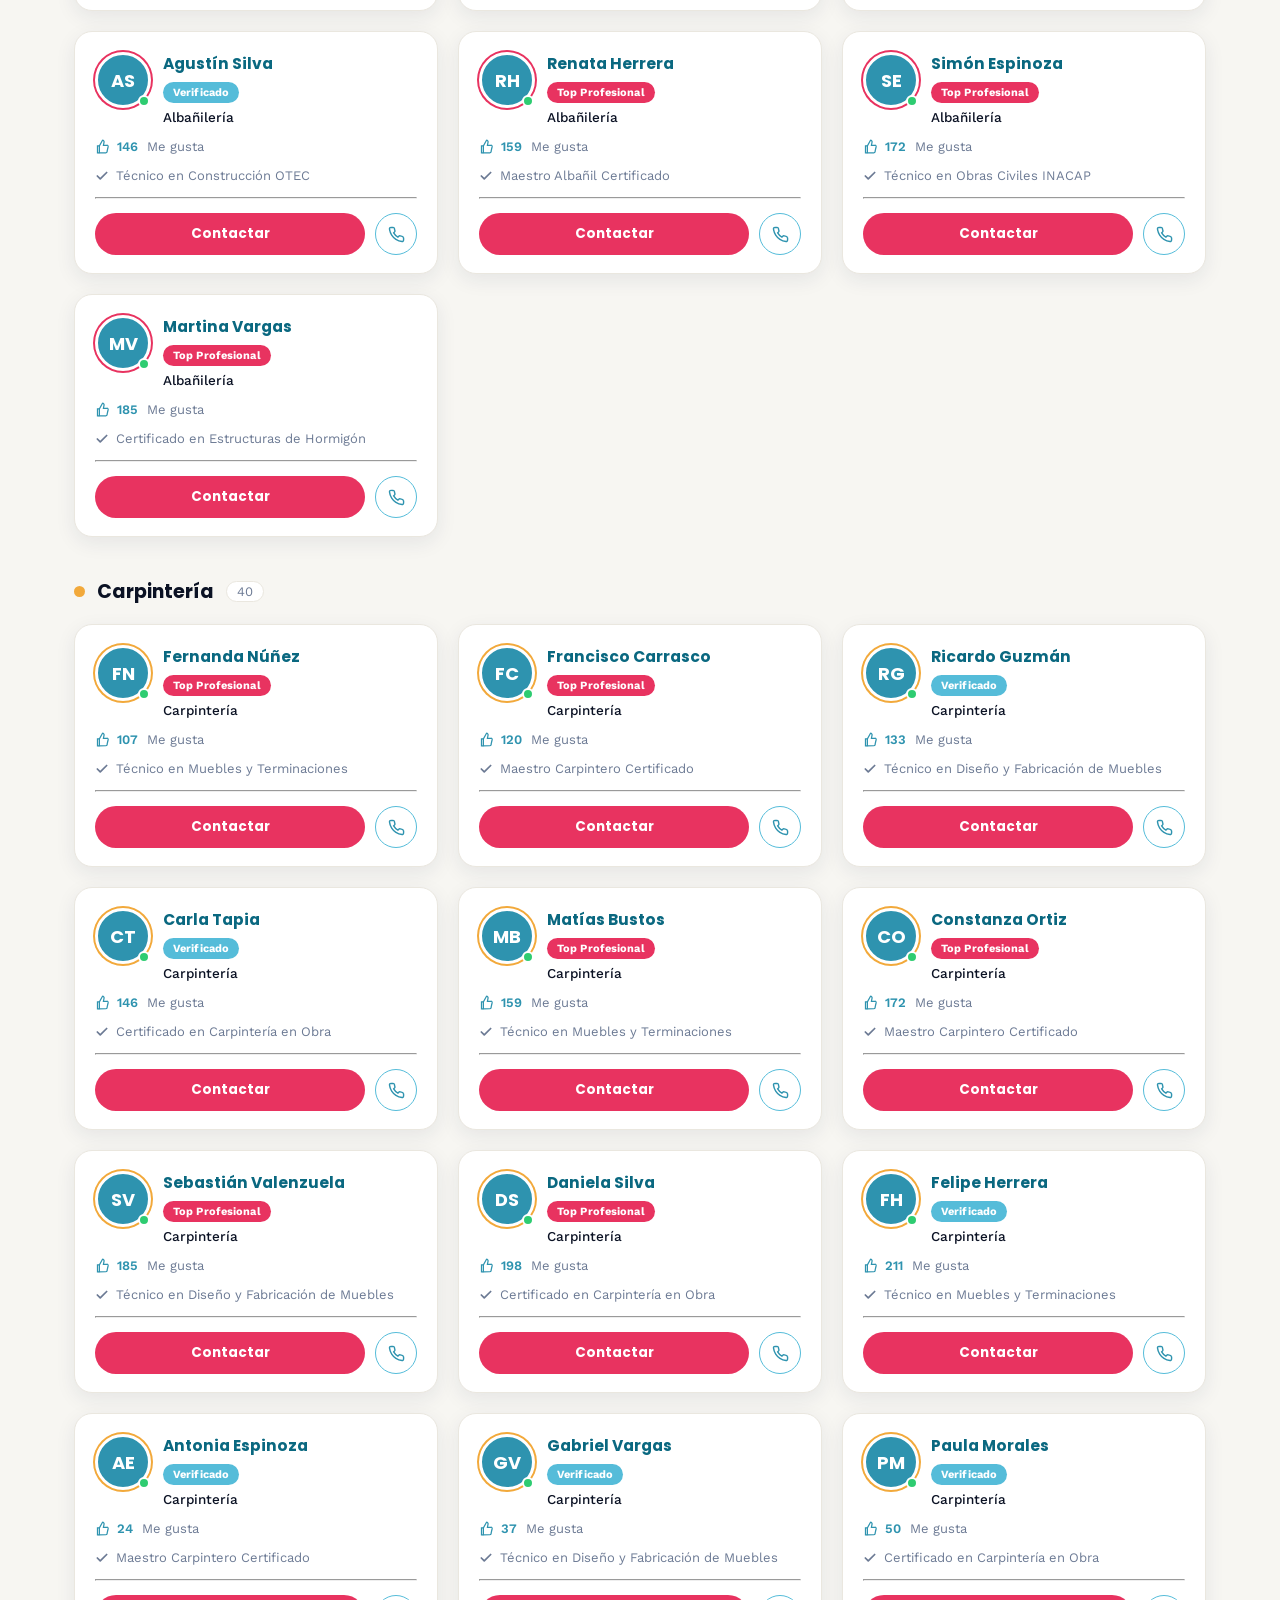
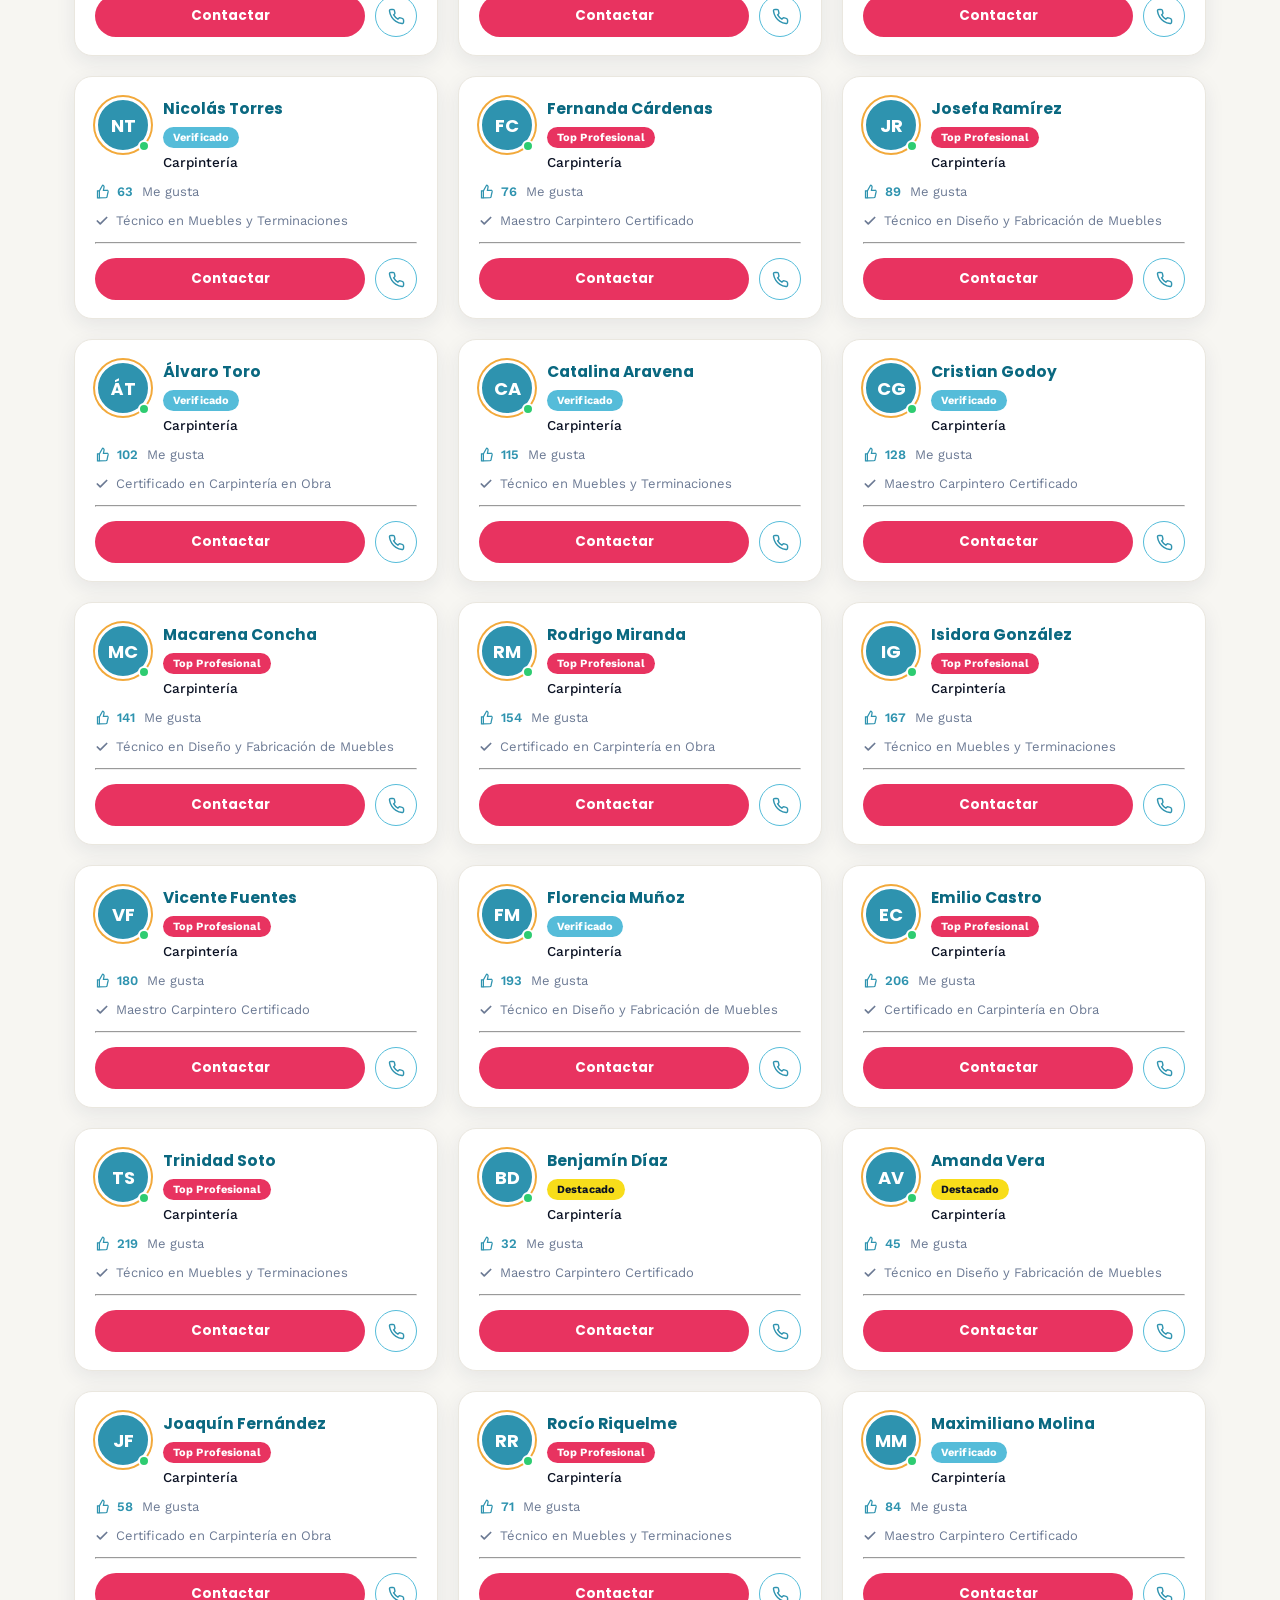
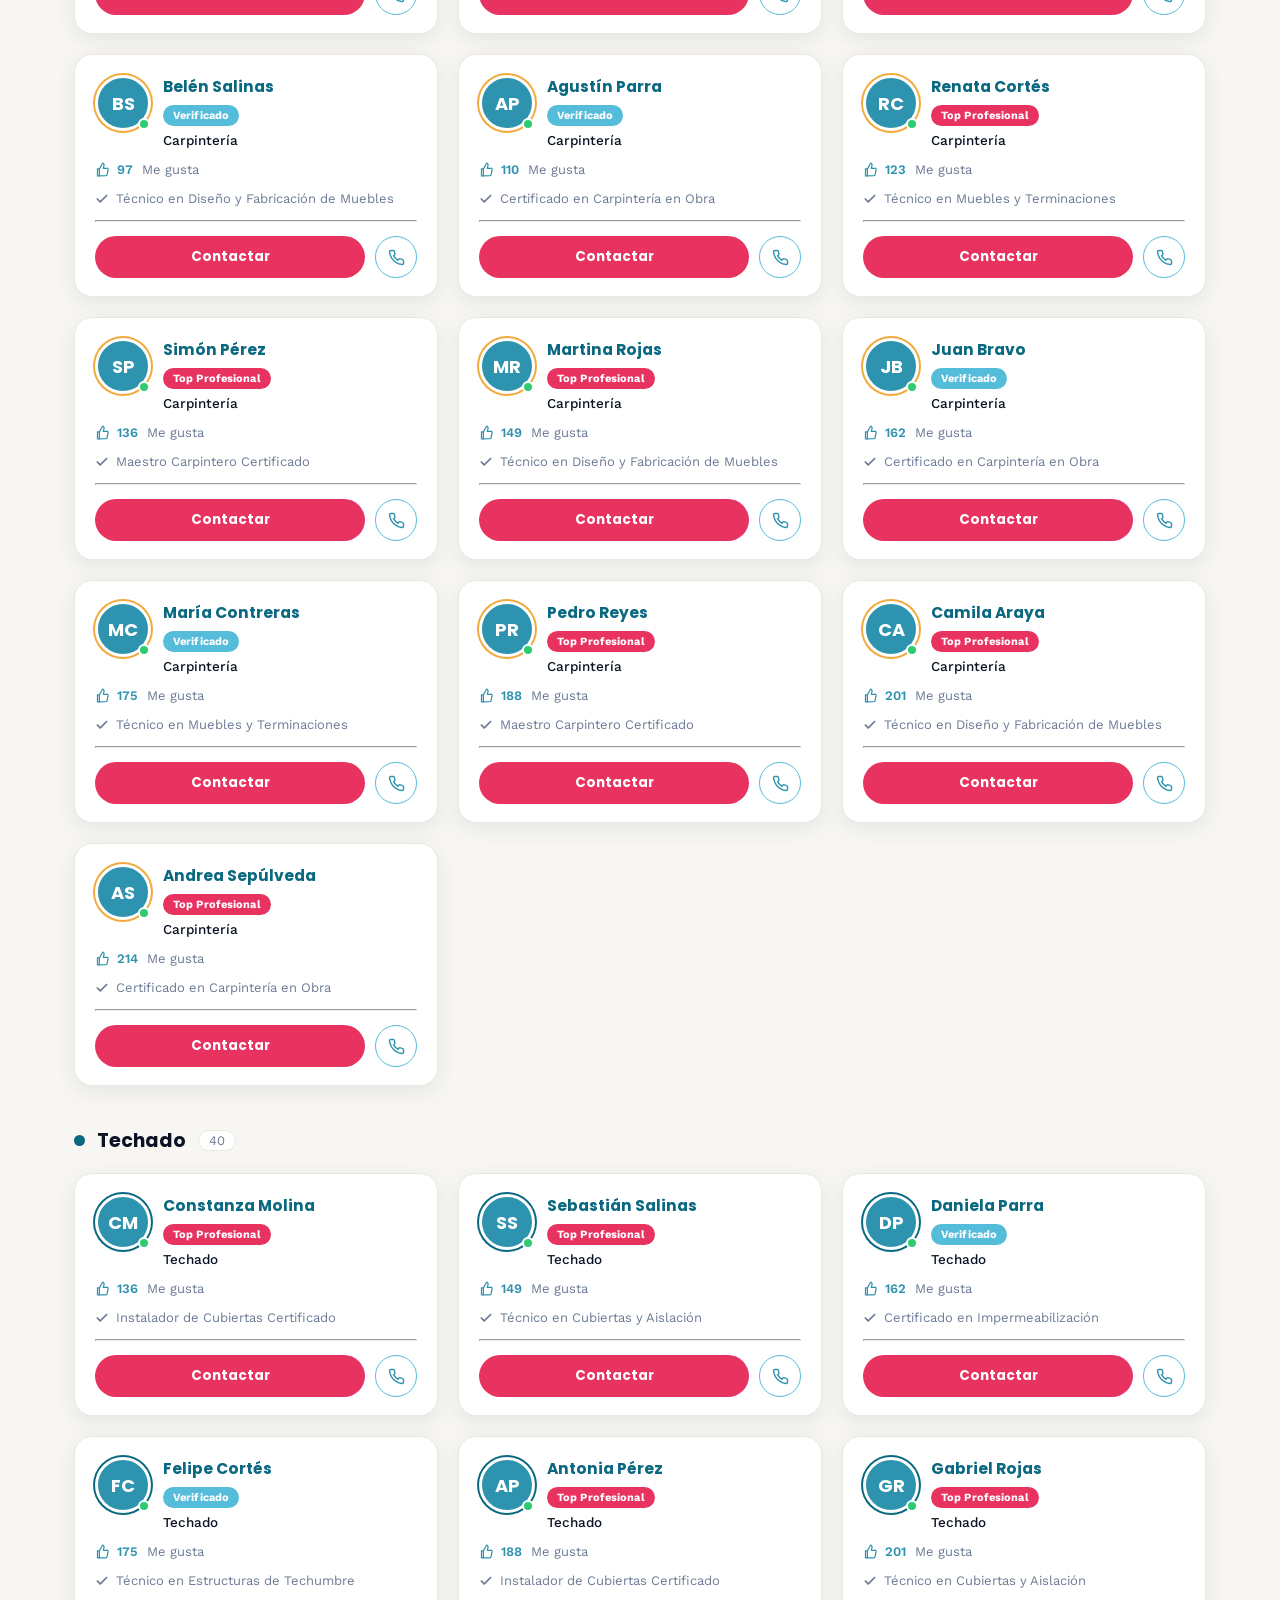
<file: profesionales.html>
<!DOCTYPE html>
<html lang="es">
<head>
<meta charset="UTF-8">
<meta name="viewport" content="width=device-width, initial-scale=1.0">
<title>Conecta Hogar · Profesionales</title>
<link rel="preconnect" href="https://fonts.googleapis.com">
<link href="https://fonts.googleapis.com/css2?family=Poppins:wght@500;600;700;800&family=Work+Sans:wght@400;500;600;700&display=swap" rel="stylesheet">
<link rel="stylesheet" href="profesionales.css">
</head>
<body>

<header class="site-header">
  <div class="header-inner">
    <div class="logo-wrapper">
      <a href="index.html" class="logo-link">
        <img class="brand-mark" src="logo.png" alt="Conecta Hogar">
      </a>
    </div>

    <!-- Navegación principal -->
    <ul class="nav-links">
      <li><a href="nosotros.html">Nosotros</a></li>
      <li><a href="profesionales.html" class="active">Profesionales</a></li>
      <li><a href="#">Contacto</a></li>
      <li><a href="garantia.html">Garantía</a></li>
    </ul>
    <a class="nav-cta" href="registro.html">Solicitar Servicio</a>
  </div>
</header>

<section class="hero">
  <div class="hero-inner">
    <span class="hero-eyebrow">Directorio de profesionales</span>
    <h1>Encuentra al profesional <span class="accent">perfecto</span><br>para tu hogar</h1>
    <p>Explora por especialidad, revisa su certificación y la satisfacción de clientes anteriores antes de contactarlo.</p>
    
    <!-- Contenedor de búsqueda(requiere lógica JS para filtrar) -->
    <div class="hero-search">
      <svg width="18" height="18" viewBox="0 0 24 24" fill="none" stroke="currentColor" stroke-width="2.2" stroke-linecap="round"><circle cx="11" cy="11" r="7"/><line x1="21" y1="21" x2="16.65" y2="16.65"/></svg>
      <input id="searchInput" type="text" placeholder="¿Qué tipo de profesional necesitas?">
      <button type="button" id="searchBtn">Buscar</button>
    </div>
    <p class="search-meta" id="resultCount"></p>
  </div>
</section>

<!-- Contenedor dinámico: aquí se inyectarán las tarjetas de profesionales -->
<main id="sectionsContainer"></main>

<!-- Estado vacío: oculto por defecto, se muestra mediante JS si no hay resultados -->
<div class="empty-state" id="emptyState" style="display:none;">
  No encontramos profesionales que coincidan con tu búsqueda 🔍<br>Prueba con otro término.
</div>

<footer>Conecta Hogar · Vista de profesionales</footer>

<!-- Modal de contacto: oculto hasta que se active una interacción -->
<div class="modal-overlay" id="contactModal">
  <div class="modal">
    <button class="modal-close" id="closeModal" aria-label="Cerrar">
      <svg width="16" height="16" viewBox="0 0 24 24" fill="none" stroke="currentColor" stroke-width="2.4" stroke-linecap="round"><line x1="6" y1="6" x2="18" y2="18"/><line x1="6" y1="18" x2="18" y2="6"/></svg>
    </button>
    <div class="modal-header">
      <div class="modal-avatar" id="modalAvatar">--</div>
      <h3 id="modalName">Nombre</h3>
      <p id="modalSpecialty">Especialidad</p>
    </div>

    <!-- Opciones de contacto dinámicas -->
    <a class="contact-option" id="modalWhatsapp" href="#" target="_blank" rel="noopener">
      <span class="icon-circle wa">
        <svg width="18" height="18" viewBox="0 0 24 24" fill="currentColor"><path d="M20.5 3.5A11 11 0 0 0 3.6 17L2 22l5.2-1.6A11 11 0 1 0 20.5 3.5Zm-8.5 17a9 9 0 0 1-4.6-1.3l-.3-.2-3 1 1-2.9-.2-.3A9 9 0 1 1 12 20.5Zm5-6.7c-.3-.1-1.6-.8-1.8-.9s-.4-.1-.6.1-.7.9-.9 1-.3.2-.6.1a7.3 7.3 0 0 1-2.1-1.3 8 8 0 0 1-1.5-1.9c-.2-.3 0-.5.1-.6l.4-.5c.1-.2.2-.3.3-.5s0-.4 0-.5-.6-1.5-.8-2-.4-.5-.6-.5h-.5c-.2 0-.5.1-.7.3a2.6 2.6 0 0 0-.8 2 4.6 4.6 0 0 0 1 2.4 10.4 10.4 0 0 0 4.1 3.6c1.4.6 2 .7 2.7.6a2.3 2.3 0 0 0 1.5-1.1 1.8 1.8 0 0 0 .1-1.1c-.1-.1-.3-.2-.6-.3Z"/></svg>
      </span>
      <span class="opt-text">WhatsApp<span class="opt-sub" id="modalWhatsappNum">-</span></span>
    </a>
    <a class="contact-option" id="modalCall" href="#">
      <span class="icon-circle call">
        <svg width="16" height="16" viewBox="0 0 24 24" fill="none" stroke="currentColor" stroke-width="2"><path d="M22 16.9v3a2 2 0 0 1-2.2 2 19.8 19.8 0 0 1-8.6-3.1 19.5 19.5 0 0 1-6-6 19.8 19.8 0 0 1-3.1-8.7A2 2 0 0 1 4.1 2h3a2 2 0 0 1 2 1.7c.1.9.3 1.8.6 2.7a2 2 0 0 1-.5 2.1L8 9.7a16 16 0 0 0 6 6l1.2-1.2a2 2 0 0 1 2.1-.5c.9.3 1.8.5 2.7.6a2 2 0 0 1 1.7 2Z"/></svg>
      </span>
      <span class="opt-text">Llamar<span class="opt-sub" id="modalCallNum">-</span></span>
    </a>
    <a class="contact-option" id="modalMail" href="#">
      <span class="icon-circle mail">
        <svg width="16" height="16" viewBox="0 0 24 24" fill="none" stroke="currentColor" stroke-width="2"><rect x="2" y="4" width="20" height="16" rx="2"/><path d="m2 7 10 6 10-6"/></svg>
      </span>
      <span class="opt-text">Correo<span class="opt-sub" id="modalMailAddr">-</span></span>
    </a>
  </div>
</div>

<script src="profesionales.js"></script>
</body>
</html>
</file>
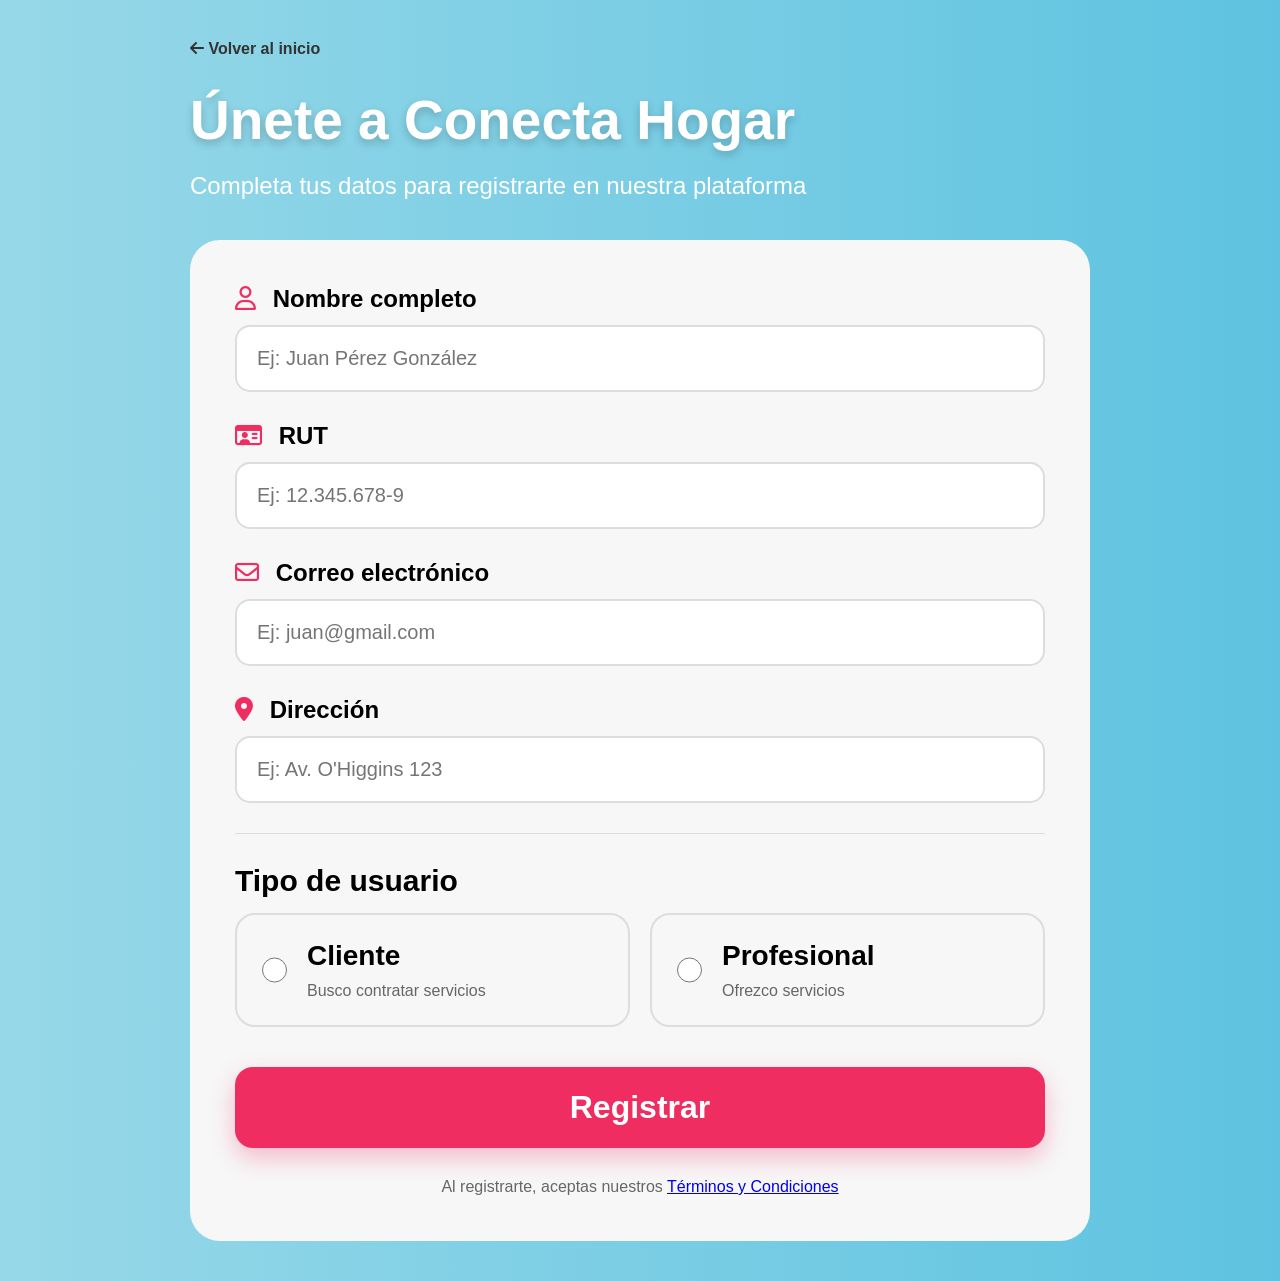
<file: registro.html>
<!DOCTYPE html>
<html lang="es">

<head>
    <meta charset="UTF-8">
    <meta name="viewport" content="width=device-width, initial-scale=1.0">
    <title>Conecta Hogar - Registro</title>
    <link rel="stylesheet" href="registro.css">

    <!-- Font Awesome -->
    <link rel="stylesheet" href="https://cdnjs.cloudflare.com/ajax/libs/font-awesome/6.7.2/css/all.min.css">
</head>

<body>

    <div class="container">

        <a href="index.html" class="volver">
            <i class="fa-solid fa-arrow-left"></i>
            Volver al inicio
        </a>

        <h1>Únete a Conecta Hogar</h1>
        <p class="subtitulo">
            Completa tus datos para registrarte en nuestra plataforma
        </p>

        <div class="card">

          <form id="registro">
            <!-- Nombre -->
            <div class="grupo">
                <label>
                    <i class="fa-regular fa-user"></i>
                    Nombre completo
                </label>
                <input type="text" 
                    id="nombre" 
                    placeholder="Ej: Juan Pérez González" 
                    required>
                    <span class="error" id="errorNombre"></span>
            </div>

            <!-- RUT -->
            <div class="grupo">
                <label>
                    <i class="fa-regular fa-id-card"></i>
                    RUT
                </label>
                <input type="text" 
                    id="rut" 
                    placeholder="Ej: 12.345.678-9" 
                    required>
            </div>

            <!-- Correo -->
            <div class="grupo">
                <label>
                    <i class="fa-regular fa-envelope"></i>
                    Correo electrónico
                </label>
                <input type="email"
                    id="correo"
                    placeholder="Ej: juan@gmail.com"
                    required>
            </div>

            <!-- Dirección -->
            <div class="grupo">
                <label>
                    <i class="fa-solid fa-location-dot"></i>
                    Dirección
                </label>
                <input type="text"
                    id="direccion"
                    placeholder="Ej: Av. O'Higgins 123"
                    required>
            </div>

            <hr>

            <!-- Tipo usuario -->
            <h3>Tipo de usuario</h3>

            <div class="tipos">

                <div class="tipo-card" id="cliente">
                    <input type="radio" name="tipo" value="cliente">

                    <div>
                        <h4>Cliente</h4>
                        <p>Busco contratar servicios</p>
                    </div>
                </div>

                <div class="tipo-card" id="profesional">
                    <input type="radio" name="tipo" value="profesional">

                    <div>
                        <h4>Profesional</h4>
                        <p>Ofrezco servicios</p>
                    </div>
                </div>

            </div>

            <!-- Especialidades -->
            <div id="especialidades">

                <hr>

                <h3>Especialidades</h3>
                <p>Selecciona todas las que apliquen</p>

                <div class="especialidades-grid">

                    <label class="especialidad">
                        <input type="checkbox">
                        Gasfitería
                    </label>

                    <label class="especialidad">
                        <input type="checkbox">
                        Electricidad
                    </label>

                    <label class="especialidad">
                        <input type="checkbox">
                        Albañilería
                    </label>

                    <label class="especialidad">
                        <input type="checkbox">
                        Control de Plagas
                    </label>

                    <label class="especialidad">
                        <input type="checkbox">
                        Carpintería
                    </label>

                    <label class="especialidad">
                        <input type="checkbox">
                        Techado
                    </label>

                    <label class="especialidad">
                        <input type="checkbox">
                        Pintura
                    </label>

                    <label class="especialidad">
                        <input type="checkbox">
                        Cerrajería
                    </label>

                </div>

            </div>

            <button class="btn">
                Registrar
            </button>

          </form>

            <p class="terminos">
                Al registrarte, aceptas nuestros
                <a href="#">Términos y Condiciones</a>
            </p>

        </div>
    </div>

    <script src="registro.js"></script>

</body>

</html>
</file>
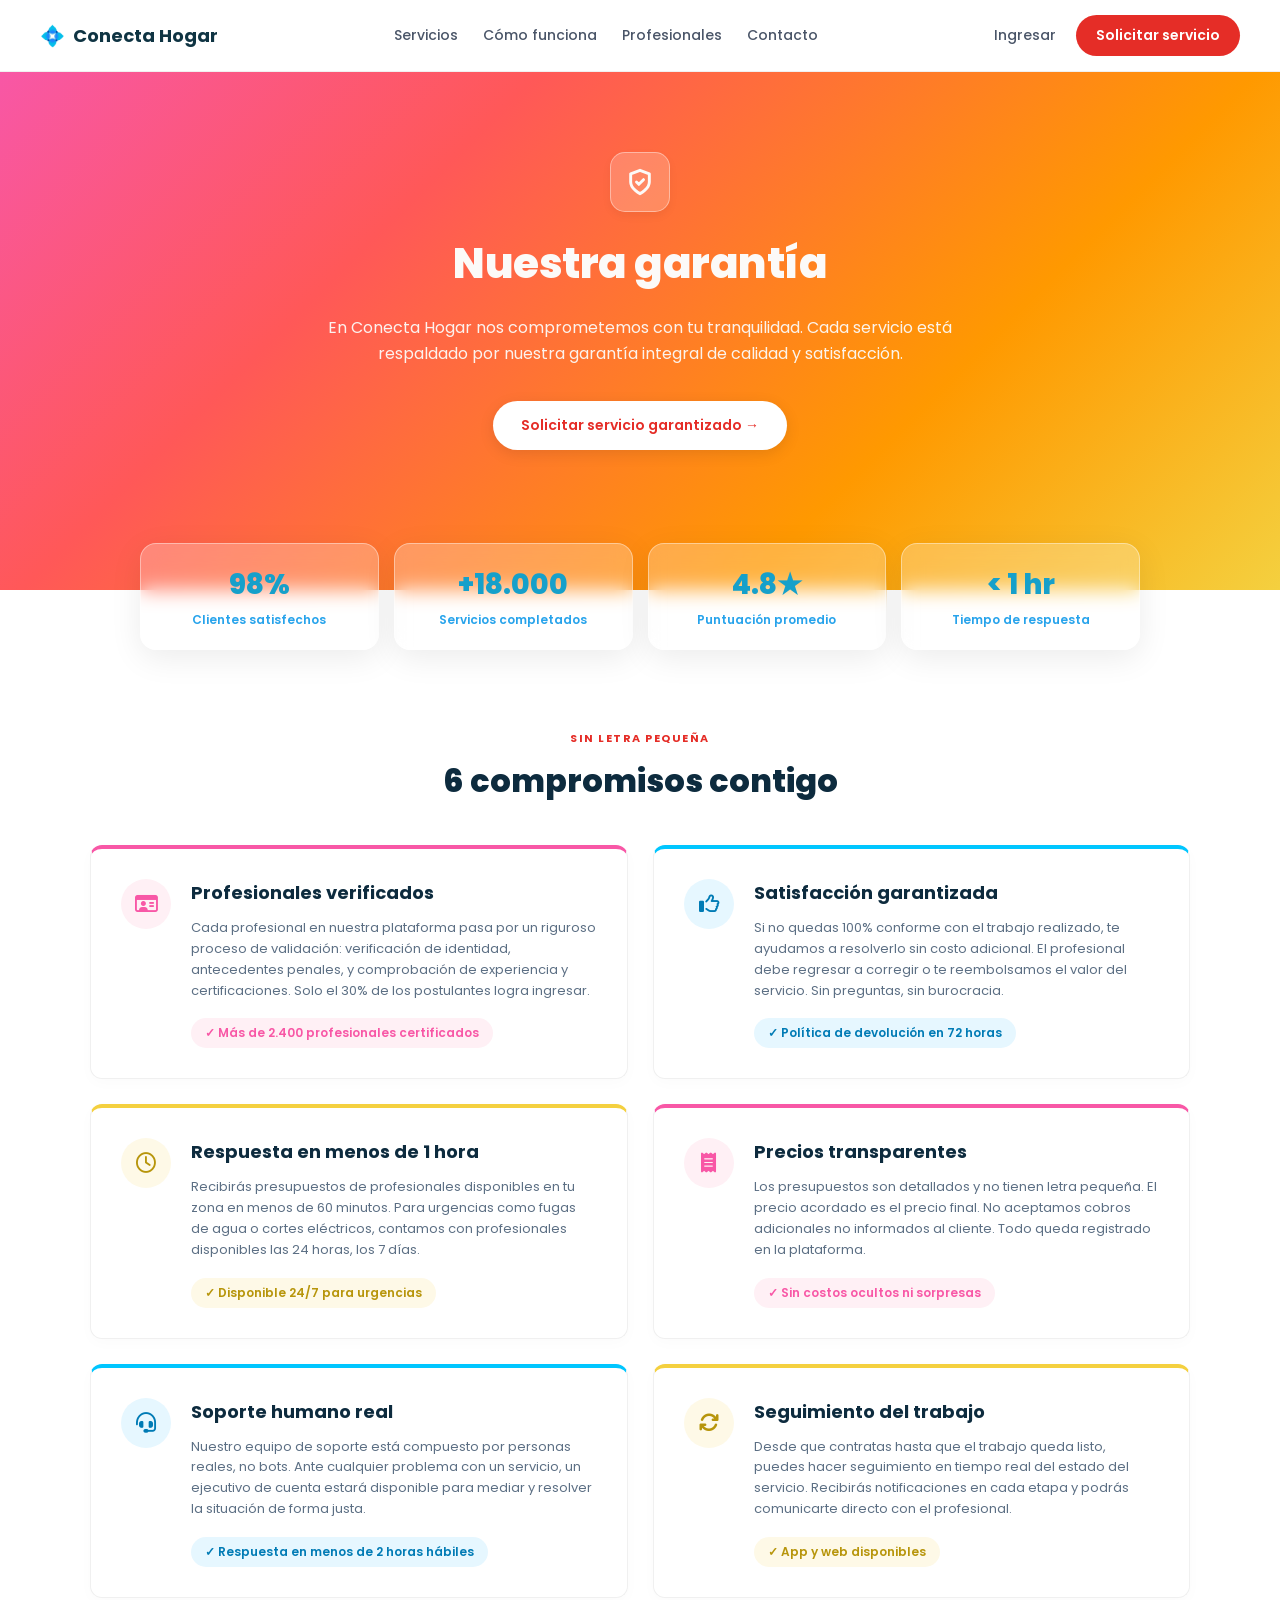
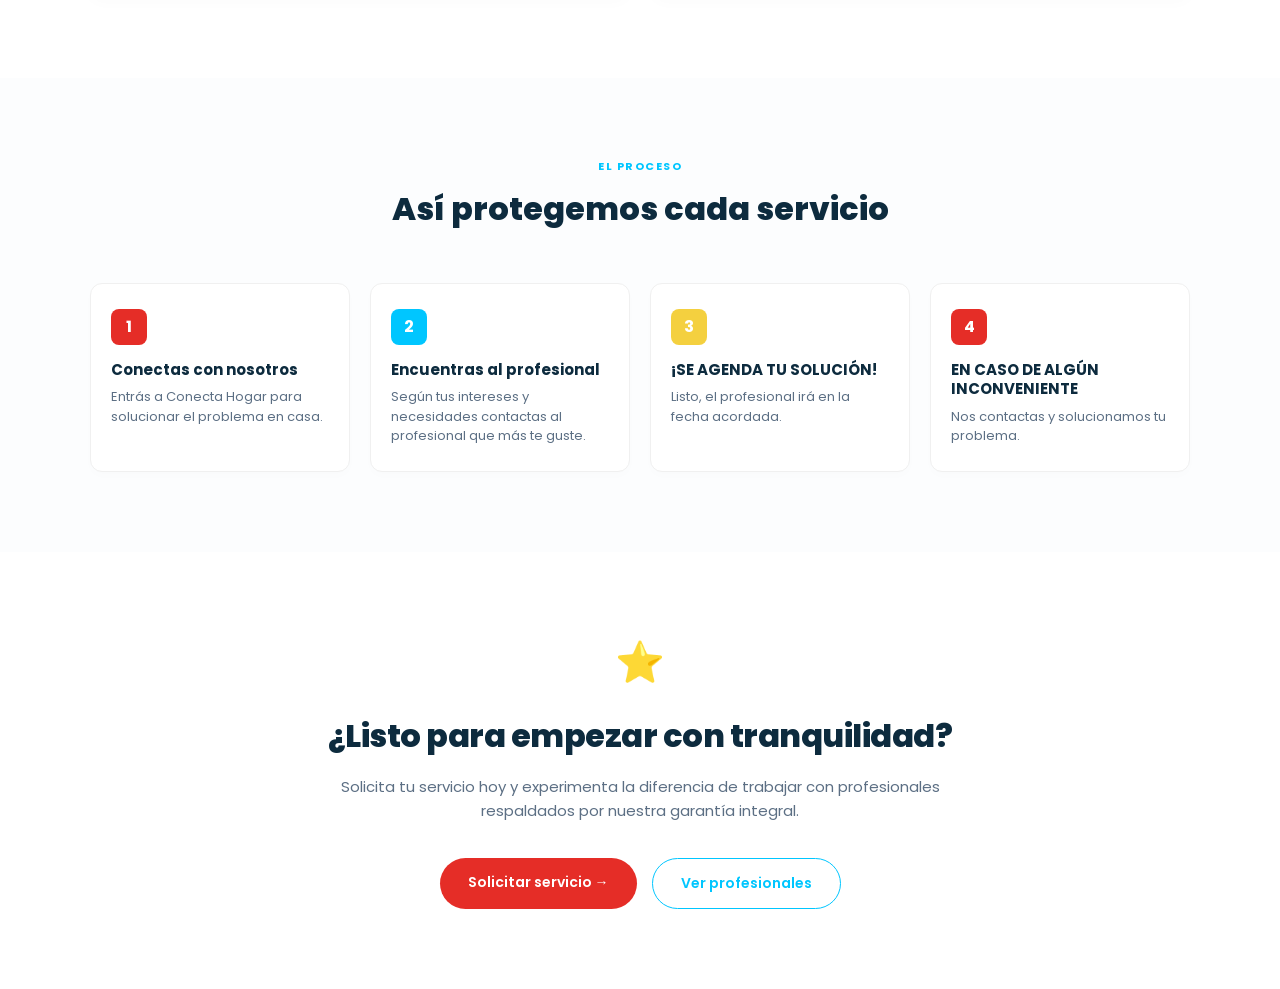
<file: index-garantía/indexG.html>
<!DOCTYPE html>
<html lang="es">
<head>
    <meta charset="UTF-8">
    <meta name="viewport" content="width=device-width, initial-scale=1.0">
    <title>Conecta Hogar - Nuestra Garantía</title>
    <!-- Importamos fuentes modernas (puedes cambiarlas si lo prefieres) -->
    <link href="https://fonts.googleapis.com/css2?family=Poppins:wght@400;600;700;800&display=swap" rel="stylesheet">
    <!-- Iconos de FontAwesome para replicar los de las tarjetas -->
    <link rel="stylesheet" href="https://cdnjs.cloudflare.com/ajax/libs/font-awesome/6.4.0/css/all.min.css">
    <link rel="stylesheet" href="styles.css">
</head>
<body>

    <!-- 1. NAV BAR -->
    <header class="navbar">
        <div class="logo">
            <span class="logo-icon">💠</span> Conecta Hogar
        </div>
        <nav class="nav-links">
            <a href="#">Servicios</a>
            <a href="#">Cómo funciona</a>
            <a href="#">Profesionales</a>
            <a href="#">Contacto</a>
        </nav>
        <div class="nav-actions">
            <a href="#" class="btn-login">Ingresar</a>
            <a href="#" class="btn-primary-sm">Solicitar servicio</a>
        </div>
    </header>

    <!-- 2. HERO SECTION (Garantía) -->
    <section class="hero-section">
        <div class="shield-icon">
    <svg width="28" height="28" viewBox="0 0 24 24" fill="none" stroke="currentColor" stroke-width="2.5" stroke-linecap="round" stroke-linejoin="round">
        <path d="M12 22s8-4 8-10V5l-8-3-8 3v7c0 6 8 10 8 10z"/>
        <path d="m9 12 2 2 4-4"/>
    </svg>
</div>
            <h1>Nuestra garantía</h1>
            <p class="hero-subtitle">En Conecta Hogar nos comprometemos con tu tranquilidad. Cada servicio está respaldado por nuestra garantía integral de calidad y satisfacción.</p>
            <a href="#" class="btn-white">Solicitar servicio garantizado &rarr;</a>
            
            <!-- Estadísticas -->
            <div class="stats-grid">
                <div class="stat-card">
                    <h3>98%</h3>
                    <p>Clientes satisfechos</p>
                </div>
                <div class="stat-card">
                    <h3>+18.000</h3>
                    <p>Servicios completados</p>
                </div>
                <div class="stat-card">
                    <h3>4.8★</h3>
                    <p>Puntuación promedio</p>
                </div>
                <div class="stat-card">
                    <h3>&lt; 1 hr</h3>
                    <p>Tiempo de respuesta</p>
                </div>
            </div>
        </div>
    </section>

    <!-- 3. COMPROMISOS SECTION -->
    <section class="commitments-section">
        <span class="section-tagline">SIN LETRA PEQUEÑA</span>
        <h2>6 compromisos contigo</h2>

        <div class="cards-grid">
            <!-- Tarjeta 1 -->
            <div class="commitment-card border-pink">
                <div class="card-icon bg-pink"><i class="fa-regular fa-id-card"></i></div>
                <div class="card-content">
                    <h3>Profesionales verificados</h3>
                    <p>Cada profesional en nuestra plataforma pasa por un riguroso proceso de validación: verificación de identidad, antecedentes penales, y comprobación de experiencia y certificaciones. Solo el 30% de los postulantes logra ingresar.</p>
                    <span class="badge badge-pink">✓ Más de 2.400 profesionales certificados</span>
                </div>
            </div>
            <!-- Tarjeta 2 -->
            <div class="commitment-card border-blue">
                <div class="card-icon bg-blue"><i class="fa-regular fa-thumbs-up"></i></div>
                <div class="card-content">
                    <h3>Satisfacción garantizada</h3>
                    <p>Si no quedas 100% conforme con el trabajo realizado, te ayudamos a resolverlo sin costo adicional. El profesional debe regresar a corregir o te reembolsamos el valor del servicio. Sin preguntas, sin burocracia.</p>
                    <span class="badge badge-blue">✓ Política de devolución en 72 horas</span>
                </div>
            </div>
            <!-- Tarjeta 3 -->
            <div class="commitment-card border-yellow">
                <div class="card-icon bg-yellow"><i class="fa-regular fa-clock"></i></div>
                <div class="card-content">
                    <h3>Respuesta en menos de 1 hora</h3>
                    <p>Recibirás presupuestos de profesionales disponibles en tu zona en menos de 60 minutos. Para urgencias como fugas de agua o cortes eléctricos, contamos con profesionales disponibles las 24 horas, los 7 días.</p>
                    <span class="badge badge-yellow">✓ Disponible 24/7 para urgencias</span>
                </div>
            </div>
            <!-- Tarjeta 4 -->
            <div class="commitment-card border-pink">
                <div class="card-icon bg-pink"><i class="fa-solid fa-receipt"></i></div>
                <div class="card-content">
                    <h3>Precios transparentes</h3>
                    <p>Los presupuestos son detallados y no tienen letra pequeña. El precio acordado es el precio final. No aceptamos cobros adicionales no informados al cliente. Todo queda registrado en la plataforma.</p>
                    <span class="badge badge-pink">✓ Sin costos ocultos ni sorpresas</span>
                </div>
            </div>
            <!-- Tarjeta 5 -->
            <div class="commitment-card border-blue">
                <div class="card-icon bg-blue"><i class="fa-solid fa-headset"></i></div>
                <div class="card-content">
                    <h3>Soporte humano real</h3>
                    <p>Nuestro equipo de soporte está compuesto por personas reales, no bots. Ante cualquier problema con un servicio, un ejecutivo de cuenta estará disponible para mediar y resolver la situación de forma justa.</p>
                    <span class="badge badge-blue">✓ Respuesta en menos de 2 horas hábiles</span>
                </div>
            </div>
            <!-- Tarjeta 6 -->
            <div class="commitment-card border-yellow">
                <div class="card-icon bg-yellow"><i class="fa-solid fa-arrows-rotate"></i></div>
                <div class="card-content">
                    <h3>Seguimiento del trabajo</h3>
                    <p>Desde que contratas hasta que el trabajo queda listo, puedes hacer seguimiento en tiempo real del estado del servicio. Recibirás notificaciones en cada etapa y podrás comunicarte directo con el profesional.</p>
                    <span class="badge badge-yellow">✓ App y web disponibles</span>
                </div>
            </div>
        </div>
    </section>

    <!-- 4. PROCESO SECTION -->
    <section class="process-section">
        <span class="section-tagline-blue">EL PROCESO</span>
        <h2>Así protegemos cada servicio</h2>

        <div class="process-grid">
            <!-- Paso 1 -->
            <div class="process-step">
                <div class="step-number bg-step-pink">1</div>
                <div class="step-text">
                    <h3>Conectas con nosotros</h3>
                    <p>Entrás a Conecta Hogar para solucionar el problema en casa.</p>
                </div>
            </div>
            <!-- Paso 2 -->
            <div class="process-step">
                <div class="step-number bg-step-blue">2</div>
                <div class="step-text">
                    <h3>Encuentras al profesional</h3>
                    <p>Según tus intereses y necesidades contactas al profesional que más te guste.</p>
                </div>
            </div>
            <!-- Paso 3 -->
            <div class="process-step">
                <div class="step-number bg-step-yellow">3</div>
                <div class="step-text">
                    <h3>¡SE AGENDA TU SOLUCIÓN!</h3>
                    <p>Listo, el profesional irá en la fecha acordada.</p>
                </div>
            </div>
            <!-- Paso 4 -->
            <div class="process-step">
                <div class="step-number bg-step-pink2">4</div>
                <div class="step-text">
                    <h3>EN CASO DE ALGÚN INCONVENIENTE</h3>
                    <p>Nos contactas y solucionamos tu problema.</p>
                </div>
            </div>
        </div>
    </section>

    <!-- 5. CTA FINAL SECTION -->
    <section class="cta-section">
        <div class="star-icon">⭐</div>
        <h2>¿Listo para empezar con tranquilidad?</h2>
        <p>Solicita tu servicio hoy y experimenta la diferencia de trabajar con profesionales respaldados por nuestra garantía integral.</p>
        <div class="cta-buttons">
            <a href="#" class="btn-primary-lg">Solicitar servicio &rarr;</a>
            <a href="#" class="btn-secondary-lg">Ver profesionales</a>
        </div>
    </section>

    <script src="script.js"></script>
</body>
</html>
</file>
<file: garantia.css>
/* ==========================================
   1. CONFIGURACIÓN BASE & VARIABLES
   ========================================== */
* {
    margin: 0;
    padding: 0;
    box-sizing: border-box;
}

body {
    font-family: 'Poppins', sans-serif;
    color: #0f3443; /* Tono azul oscuro para buena lectura */
    background-color: #ffffff;
    overflow-x: hidden;
    -webkit-font-smoothing: antialiased;
}

a {
    text-align: none;
    text-decoration: none;
}

/* ==========================================
   2. BARRA DE NAVEGACIÓN (NAVBAR)
   ========================================== */
.navbar-container {
    position: absolute;
    top: 0;
    z-index: 1000;
    width: 100%;
    padding: 20px 40px 10px 40px;
    background-color: transparent; /* Permite que se vea el fondo detrás */
}

/* La cápsula flotante con el fondo crema de tu Figma */
.navbar-floating {
    max-width: 1200px;
    margin: 0 auto;
    background-color: #fcebe1; /* Color almendrado/crema suave de la foto */
    border-radius: 50px; /* Bordes ultra redondeados en forma de píldora */
    padding: 10px 30px;
    display: flex;
    justify-content: space-between;
    align-items: center;
    box-shadow: 0 8px 24px rgba(0, 0, 0, 0.05);
}

/* --- LOGO INTERACTIVO --- */
.logo-wrapper {
    perspective: 1000px; /* Habilita el efecto 3D */
    display: flex;
    align-items: center;
    /* Creamos la línea usando el borde derecho del contenedor del logo */
    border-right: 3px solid rgb(246, 7, 23); 
    /* Espacio antes de la línea (derecha) y ajuste a la izquierda */
    padding-right: 20px; 
    margin-right: 20px;
    /* Altura de la línea basada en el contenedor */
    height: 40px;
}

.logo-link {
    display: flex;
    align-items: center;
    gap: 10px;
}

.logo-img {
    width: 70px;
    height: 70px;
    object-fit: contain;
    transition: transform 0.5s cubic-bezier(0.175, 0.885, 0.32, 1.275);
    transform-origin: bottom center; /* El eje de rotación será la base */
}

/* Animación del logo al pasar el mouse (Efecto balanceo interactivo) */
.logo-link:hover .logo-img {
    transform: rotateX(15deg) rotateY(-10deg) scale(1.1);
    filter: drop-shadow(0 6px 8px rgba(0,0,0,0.15));
}

.logo-text {
    font-size: 14px;
    font-weight: 800;
    color: #1e293b;
    line-height: 1.1;
    letter-spacing: 0.5px;
}

.logo-text small {
    font-size: 11px;
    font-weight: 600;
    color: #64748b;
}

/* --- ENLACES DE NAVEGACIÓN --- */
.navbar-floating .nav-links {
    display: flex;
    gap: 35px;
}

.navbar-floating .nav-links a {
    color: #1e293b; /* Color azul oscuro de los textos en tu Figma */
    font-weight: 600;
    font-size: 15px;
    position: relative;
    transition: color 0.3s ease;
}

/* Línea animada debajo de los enlaces al hacer hover */
.navbar-floating .nav-links a::after {
    content: '';
    position: absolute;
    width: 100%;
    transform: scaleX(0);
    height: 2px;
    bottom: -4px;
    left: 0;
    background-color: #e52d27;
    transform-origin: bottom right;
    transition: transform 0.25s ease-out;
}

.navbar-floating .nav-links a:hover {
    color: #e52d27;
}

.navbar-floating .nav-links a:hover::after {
    transform: scaleX(1);
    transform-origin: bottom left;
}

/* --- BOTÓN SOLICITAR SERVICIO --- */
.btn-solicitar {
    background-color: #e52d27; /* Rojo/Naranja de tu botón */
    color: #ffffff !important;
    padding: 12px 28px;
    border-radius: 30px; /* Botón redondo igual a la foto */
    font-weight: 600;
    font-size: 14px;
    display: inline-block;
    transition: background-color 0.3s ease, transform 0.2s ease, box-shadow 0.3s ease;
    box-shadow: 0 4px 12px rgba(229, 45, 39, 0.2);
}

.btn-solicitar:hover {
    background-color: #d11b17;
    transform: translateY(-2px);
    box-shadow: 0 6px 20px rgba(229, 45, 39, 0.3);
}

/* --- AJUSTE PARA MÓVILES --- */
@media (max-width: 768px) {
    .navbar-container {
        padding: 10px 15px;
    }
    .navbar-floating {
        padding: 8px 20px;
    }
    .navbar-floating .nav-links {
        display: none; /* Oculta el menú en móviles */
    }
}

/* ==========================================
   3. SECCIÓN HERO (Fondo Degradado y Textos)
   ========================================== */
.hero-section {
    /* Replicamos el llamativo degradado de Rojo -> Naranja -> Amarillo */
    background: linear-gradient(135deg, #f857a6 0%, #ff5858 30%, #ff9900 70%, #f4d03f 100%);
    padding: 160px 20px 100px 20px; 
    text-align: center;
    color: #ffffff;
    position: relative;
    width: 100%;
}

.hero-container {
    max-width: 800px;
    margin: 0 auto;
}

/* Icono del Escudo Blanco Central */
.hero-section .shield-icon {
    background-color: rgba(255, 255, 255, 0.2);
    width: 60px;
    height: 60px;
    border-radius: 15px;
    display: inline-flex;
    justify-content: center;
    align-items: center;
    font-size: 24px;
    margin-bottom: 20px;
    border: 1px solid rgba(255, 255, 255, 0.4);
    box-shadow: 0 4px 10px rgba(0, 0, 0, 0.05);
}

.hero-section h1 {
    font-size: 42px;
    font-weight: 800;
    margin-bottom: 20px;
    letter-spacing: -0.5px;
}

.hero-section .hero-subtitle {
    font-size: 16px;
    line-height: 1.6;
    margin-bottom: 35px;
    opacity: 0.95;
    max-width: 650px;
    margin-left: auto;
    margin-right: auto;
}

/* Botón Blanco Solicitud */
.hero-section .btn-white {
    background-color: #ffffff; /* Volvemos al fondo blanco limpio de Figma */
    color: #e52d27;            /* Texto en color rojo/naranja corporativo */
    padding: 14px 28px;
    border-radius: 30px;
    font-weight: 600;
    font-size: 14px;
    box-shadow: 0 4px 15px rgba(0, 0, 0, 0.1);
    display: inline-block;
    transition: transform 0.2s ease, box-shadow 0.2s ease, background-color 0.2s ease;
    
    /* SOLUCIÓN: Este margen empuja las estadísticas hacia abajo para que no tapen el botón */
    margin-bottom: 70px; 
}

.hero-section .btn-white:hover {
    background-color: #f8f9fa; /* Sutil cambio de blanco a gris claro al pasar el mouse */
    transform: translateY(-2px);
    box-shadow: 0 6px 20px rgba(0, 0, 0, 0.15);
}
/* ==========================================
   4. TARJETAS DE ESTADÍSTICAS (Flotantes)
   ========================================== */
.stats-grid {
    display: grid;
    grid-template-columns: repeat(4, 1fr);
    gap: 15px;
    max-width: 1000px;
    margin: 50px auto 0 auto;
    position: absolute;
    left: 20px;
    right: 20px;
    bottom: 30px; /* Hace que floten hacia afuera del contenedor del Hero */
    z-index: 10;
}

.stat-card {
    background: rgba(255, 255, 255, 0.25);
    backdrop-filter: blur(10px);
    -webkit-backdrop-filter: blur(10px);
    border: 1px solid rgba(255, 255, 255, 0.4);
    padding: 20px 10px;
    border-radius: 16px;
    box-shadow: 0 8px 32px 0 rgba(0, 0, 0, 0.08);
    text-align: center;
}

.stat-card h3 {
    font-size: 28px;
    font-weight: 800;
    color: #fbfcfc;
    margin-bottom: 5px;
}

.stat-card p {
    font-size: 12px;
    font-weight: 600;
    color: rgba(250, 251, 252, 0.9);
}

/* ==========================================
   5. SECCIÓN 6 COMPROMISOS (Base)
   ========================================== */
.commitments-section {
    padding: 140px 40px 80px 40px; /* Bastante espacio arriba por el choque de las estadísticas */
    background-color: #ffffff;
    text-align: center;
}

.section-tagline {
    font-size: 11px;
    font-weight: 700;
    color: #e52d27;
    letter-spacing: 1.5px;
    display: block;
    margin-bottom: 10px;
}

.commitments-section h2 {
    font-size: 32px;
    font-weight: 800;
    color: #0d2b3e;
    margin-bottom: 40px;
}

/* Cuadrícula de Compromisos (2 columnas en pantallas grandes) */
.cards-grid {
    display: grid;
    grid-template-columns: repeat(2, 1fr);
    gap: 25px;
    max-width: 1100px;
    margin: 0 auto;
}

/* ==========================================
   6. ESTILOS DE TARJETAS INDIVIDUALES (Compromisos)
   ========================================== */
.commitment-card {
    background-color: #ffffff;
    border: 1px solid #f0f0f0;
    border-radius: 12px;
    padding: 30px;
    display: flex;
    gap: 20px;
    text-align: left;
    box-shadow: 0 4px 15px rgba(0, 0, 0, 0.02);
    transition: transform 0.2s ease, box-shadow 0.2s ease;
}

.commitment-card:hover {
    transform: translateY(-3px);
    box-shadow: 0 10px 25px rgba(0, 0, 0, 0.05);
}

/* Contenedores circulares para los íconos */
.card-icon {
    width: 50px;
    height: 50px;
    border-radius: 50%;
    display: flex;
    justify-content: center;
    align-items: center;
    font-size: 20px;
    flex-shrink: 0; /* Evita que el círculo se deforme si hay mucho texto */
}

.card-content {
    display: flex;
    flex-direction: column;
    gap: 12px;
}

.card-content h3 {
    font-size: 18px;
    font-weight: 700;
    color: #0d2b3e;
}

.card-content p {
    font-size: 13px;
    line-height: 1.6;
    color: #5c6f84;
}

/* Pequeñas etiquetas inferiores (Badges) */
.badge {
    align-self: flex-start; /* Se ajusta solo al tamaño de su texto */
    font-size: 12px;
    font-weight: 600;
    padding: 6px 14px;
    border-radius: 20px;
    margin-top: 5px;
}

/* ==========================================
   7. VARIACIONES DE COLORES (Bordes, Iconos y Badges)
   ========================================== */

/* Variación Rosa/Fucsia */
.border-pink { border-top: 4px solid #f857a6; }
.bg-pink { background-color: #fff0f5; color: #f857a6; }
.badge-pink { background-color: #fff0f5; color: #f857a6; }

/* Variación Azul */
.border-blue { border-top: 4px solid #00c6ff; }
.bg-blue { background-color: #e6f7ff; color: #007bb5; }
.badge-blue { background-color: #e6f7ff; color: #007bb5; }

/* Variación Amarilla/Naranja */
.border-yellow { border-top: 4px solid #f4d03f; }
.bg-yellow { background-color: #fef9e7; color: #b7950b; }
.badge-yellow { background-color: #fef9e7; color: #b7950b; }

/* ==========================================
   8. SECCIÓN PROCESO (Así protegemos cada servicio)
   ========================================== */
.process-section {
    padding: 80px 40px;
    background-color: #fcfdfe; /* Un fondo sutilmente grisáceo/azul para contrastar */
    text-align: center;
}

.section-tagline-blue {
    font-size: 11px;
    font-weight: 700;
    color: #00c6ff;
    letter-spacing: 1.5px;
    display: block;
    margin-bottom: 10px;
}

.process-section h2 {
    font-size: 32px;
    font-weight: 800;
    color: #0d2b3e;
    margin-bottom: 50px;
}

/* Cuadrícula del proceso (4 columnas para los 4 pasos) */
.process-grid {
    display: grid;
    grid-template-columns: repeat(4, 1fr);
    gap: 20px;
    max-width: 1100px;
    margin: 0 auto;
}

.process-step {
    background-color: #ffffff;
    border: 1px solid #f0f0f0;
    border-radius: 12px;
    padding: 25px 20px;
    text-align: left;
    display: flex;
    flex-direction: column;
    gap: 15px;
    box-shadow: 0 4px 10px rgba(0, 0, 0, 0.01);
}

/* Números de los pasos */
.step-number {
    width: 36px;
    height: 36px;
    border-radius: 8px;
    display: flex;
    justify-content: center;
    align-items: center;
    font-weight: 700;
    font-size: 16px;
    color: #ffffff;
}

/* Colores específicos para los números de los pasos según la imagen */
.bg-step-pink { background-color: #e52d27; }
.bg-step-blue { background-color: #00c6ff; }
.bg-step-yellow { background-color: #f4d03f; }
.bg-step-pink2 { background-color: #e52d27; }

.step-text h3 {
    font-size: 15px;
    font-weight: 700;
    color: #0d2b3e;
    margin-bottom: 8px;
    line-height: 1.3;
}

.step-text p {
    font-size: 13px;
    line-height: 1.5;
    color: #5c6f84;
}

/* ==========================================
   9. SECCIÓN CTA FINAL (¿Listo para empezar...?)
   ========================================== */
.cta-section {
    padding: 80px 20px;
    background-color: #ffffff;
    text-align: center;
    max-width: 700px;
    margin: 0 auto;
}

.cta-section .star-icon {
    font-size: 40px;
    margin-bottom: 20px;
}

.cta-section h2 {
    font-size: 32px;
    font-weight: 800;
    color: #0d2b3e;
    margin-bottom: 15px;
    letter-spacing: -0.5px;
}

.cta-section p {
    font-size: 15px;
    line-height: 1.6;
    color: #5c6f84;
    margin-bottom: 35px;
}

/* Contenedor de botones inferiores */
.cta-buttons {
    display: flex;
    justify-content: center;
    gap: 15px;
}

.btn-primary-lg {
    background-color: #e52d27;
    color: #ffffff;
    padding: 14px 28px;
    border-radius: 30px;
    font-weight: 600;
    font-size: 14px;
    transition: background-color 0.2s ease, transform 0.2s ease;
}

.btn-primary-lg:hover {
    background-color: #d11b17;
    transform: translateY(-2px);
}

.btn-secondary-lg {
    background-color: #ffffff;
    color: #00c6ff;
    padding: 14px 28px;
    border-radius: 30px;
    font-weight: 600;
    font-size: 14px;
    border: 1px solid #00c6ff;
    transition: background-color 0.2s ease, transform 0.2s ease;
}

.btn-secondary-lg:hover {
    background-color: #f4fcff;
    transform: translateY(-2px);
}

/* ==========================================
   10. OPTIMIZACIÓN RESPONSIVA (Mobile & Tablets)
   ========================================== */
@media (max-width: 992px) {
    .stats-grid {
        grid-template-columns: repeat(2, 1fr);
        position: relative;
        bottom: 0;
        margin-top: 40px;
    }
    
    .commitments-section {
        padding-top: 60px;
    }

    .cards-grid {
        grid-template-columns: 1fr;
    }

    .process-grid {
        grid-template-columns: repeat(2, 1fr);
    }
}

@media (max-width: 600px) {
    .navbar {
        padding: 15px 20px;
    }
    
    .navbar .nav-links {
        display: none; /* Esconde el menú de escritorio en móviles */
    }

    .hero-section h1 {
        font-size: 32px;
    }

    .stats-grid {
        grid-template-columns: 1fr;
    }

    .process-grid {
        grid-template-columns: 1fr;
    }

    .cta-buttons {
        flex-direction: column;
        gap: 10px;
    }
    
    .commitment-card {
        flex-direction: column;
        align-items: flex-start;
        gap: 15px;
    }
}
</file>
<file: nosotros.css>
/*   1. CONFIGURACIÓN BASE & VARIABLES */

* {
    margin: 0;
    padding: 0;
    box-sizing: border-box;
}

body {
    font-family: 'Poppins', sans-serif;
    color: #0f3443; /* Tono azul oscuro para buena lectura */
    background-color: #ffffff;
    overflow-x: hidden;
    -webkit-font-smoothing: antialiased;
}

a {
    text-align: none;
    text-decoration: none;
}


/* 2. BARRA DE NAVEGACIÓN (NAVBAR)*/

.navbar-container {
    position: absolute;
    top: 0;
    z-index: 1000;
    width: 100%;
    padding: 20px 40px 10px 40px;
    background-color: transparent; /* Permite que se vea el fondo detrás */
}

/* La cápsula flotante con el fondo crema de tu Figma */
.navbar-floating {
    max-width: 1200px;
    margin: 0 auto;
    background-color: #fcebe1; /* Color almendrado/crema suave de la foto */
    border-radius: 50px; /* Bordes ultra redondeados en forma de píldora */
    padding: 10px 30px;
    display: flex;
    justify-content: space-between;
    align-items: center;
    box-shadow: 0 8px 24px rgba(0, 0, 0, 0.05);
}

/* --- LOGO INTERACTIVO --- */
.logo-wrapper {
    perspective: 1000px; /* Habilita el efecto 3D */
    display: flex;
    align-items: center;
    /* Creamos la línea usando el borde derecho del contenedor del logo */
    border-right: 3px solid rgb(246, 7, 23); 
    /* Espacio antes de la línea (derecha) y ajuste a la izquierda */
    padding-right: 20px; 
    margin-right: 20px;
    /* Altura de la línea basada en el contenedor */
    height: 40px;
}

.logo-link {
    display: flex;
    align-items: center;
    gap: 10px;
}

.logo-img {
    width: 70px;
    height: 70px;
    object-fit: contain;
    transition: transform 0.5s cubic-bezier(0.175, 0.885, 0.32, 1.275);
    transform-origin: bottom center; /* El eje de rotación será la base */
}

/* Animación del logo al pasar el mouse (Efecto balanceo interactivo) */
.logo-link:hover .logo-img {
    transform: rotateX(15deg) rotateY(-10deg) scale(1.1);
    filter: drop-shadow(0 6px 8px rgba(0,0,0,0.15));
}

.logo-text {
    font-size: 14px;
    font-weight: 800;
    color: #1e293b;
    line-height: 1.1;
    letter-spacing: 0.5px;
}

.logo-text small {
    font-size: 11px;
    font-weight: 600;
    color: #64748b;
}

/* --- ENLACES DE NAVEGACIÓN --- */
.navbar-floating .nav-links {
    display: flex;
    gap: 35px;
}

.navbar-floating .nav-links a {
    color: #1e293b; /* Color azul oscuro de los textos en tu Figma */
    font-weight: 600;
    font-size: 15px;
    position: relative;
    transition: color 0.3s ease;
}

/* Línea animada debajo de los enlaces al hacer hover */
.navbar-floating .nav-links a::after {
    content: '';
    position: absolute;
    width: 100%;
    transform: scaleX(0);
    height: 2px;
    bottom: -4px;
    left: 0;
    background-color: #e52d27;
    transform-origin: bottom right;
    transition: transform 0.25s ease-out;
}

.navbar-floating .nav-links a:hover {
    color: #e52d27;
}

.navbar-floating .nav-links a:hover::after {
    transform: scaleX(1);
    transform-origin: bottom left;
}

/* --- BOTÓN SOLICITAR SERVICIO --- */
.btn-solicitar {
    background-color: #e52d27; /* Rojo/Naranja de tu botón */
    color: #ffffff !important;
    padding: 12px 28px;
    border-radius: 30px; /* Botón redondo igual a la foto */
    font-weight: 600;
    font-size: 14px;
    display: inline-block;
    transition: background-color 0.3s ease, transform 0.2s ease, box-shadow 0.3s ease;
    box-shadow: 0 4px 12px rgba(229, 45, 39, 0.2);
}

.btn-solicitar:hover {
    background-color: #d11b17;
    transform: translateY(-2px);
    box-shadow: 0 6px 20px rgba(229, 45, 39, 0.3);
}

/* --- AJUSTE PARA MÓVILES --- */
@media (max-width: 768px) {
    .navbar-container {
        padding: 10px 15px;
    }
    .navbar-floating {
        padding: 8px 20px;
    }
    .navbar-floating .nav-links {
        display: none; /* Oculta el menú en móviles */
    }
}


/* Configuración de las imágenes del carrusel */
.carousel-img {
    height: 450px; /* Altura fija para que todas las imágenes se vean parejas */
    object-fit: cover; /* Evita que las imágenes se deformen o se estiren feo */
}

/* Caja de texto personalizada sobre la imagen */
.carousel-caption-custom {
    position: absolute;
    bottom: 0;
    left: 0;
    right: 0;
    background: linear-gradient(transparent, rgba(18, 20, 28, 0.85)); /* Difuminado usando tu color --navy */
    color: white;
    padding: 40px 20px 30px 20px;
    text-align: center;
}

.carousel-caption-custom h3 {
    color: var(--yellow) !important; /* Usamos tu color amarillo corporativo para el título */
    font-weight: bold;
    font-size: 1.8rem;
    margin-bottom: 5px;
}

.carousel-caption-custom p {
    font-size: 1.1rem;
    max-width: 600px;
    margin: 0 auto;
}

/* Cambiar el color de las líneas indicadoras de abajo a tus colores */
.carousel-indicators [data-bs-target] {
    background-color: var(--sky) !important;
}
.carousel-indicators .active {
    background-color: var(--pink) !important;
}



/* ==========================================
   3. SECCIÓN HERO (Fondo Degradado y Textos)
   ========================================== */
.hero-section {
    /* Replicamos el llamativo degradado de Rojo -> Naranja -> Amarillo */
    background: linear-gradient(135deg, #f857a6 0%, #ff5858 30%, #ff9900 70%, #f4d03f 100%);
    padding: 160px 20px 100px 20px; 
    text-align: center;
    color: #ffffff;
    position: relative;
    width: 100%;
}

.hero-container {
    max-width: 800px;
    margin: 0 auto;
}

/* Icono del Escudo Blanco Central */
.hero-section .shield-icon {
    background-color: rgba(255, 255, 255, 0.2);
    width: 60px;
    height: 60px;
    border-radius: 15px;
    display: inline-flex;
    justify-content: center;
    align-items: center;
    font-size: 24px;
    margin-bottom: 20px;
    border: 1px solid rgba(255, 255, 255, 0.4);
    box-shadow: 0 4px 10px rgba(0, 0, 0, 0.05);
}

.hero-section h1 {
    font-size: 42px;
    font-weight: 800;
    margin-bottom: 20px;
    letter-spacing: -0.5px;
}

.hero-section .hero-subtitle {
    font-size: 16px;
    line-height: 1.6;
    margin-bottom: 35px;
    opacity: 0.95;
    max-width: 650px;
    margin-left: auto;
    margin-right: auto;
}

/* Botón Blanco Solicitud */
.hero-section .btn-white {
    background-color: #ffffff; /* Volvemos al fondo blanco limpio de Figma */
    color: #e52d27;            /* Texto en color rojo/naranja corporativo */
    padding: 14px 28px;
    border-radius: 30px;
    font-weight: 600;
    font-size: 14px;
    box-shadow: 0 4px 15px rgba(0, 0, 0, 0.1);
    display: inline-block;
    transition: transform 0.2s ease, box-shadow 0.2s ease, background-color 0.2s ease;
    
    /* SOLUCIÓN: Este margen empuja las estadísticas hacia abajo para que no tapen el botón */
    margin-bottom: 70px; 
}

.hero-section .btn-white:hover {
    background-color: #f8f9fa; /* Sutil cambio de blanco a gris claro al pasar el mouse */
    transform: translateY(-2px);
    box-shadow: 0 6px 20px rgba(0, 0, 0, 0.15);
}

/* ==========================================
   4. TARJETAS DE ESTADÍSTICAS (Flotantes)
   ========================================== */
.stats-grid {
    display: grid;
    grid-template-columns: repeat(4, 1fr);
    gap: 15px;
    max-width: 1000px;
    margin: 50px auto 0 auto;
    position: absolute;
    left: 20px;
    right: 20px;
    bottom: 30px; /* Hace que floten hacia afuera del contenedor del Hero */
    z-index: 10;
}

.stat-card {
    background: rgba(255, 255, 255, 0.25);
    backdrop-filter: blur(10px);
    -webkit-backdrop-filter: blur(10px);
    border: 1px solid rgba(255, 255, 255, 0.4);
    padding: 20px 10px;
    border-radius: 16px;
    box-shadow: 0 8px 32px 0 rgba(0, 0, 0, 0.08);
    text-align: center;
}

.stat-card h3 {
    font-size: 28px;
    font-weight: 800;
    color: #fbfcfc;
    margin-bottom: 5px;
}

.stat-card p {
    font-size: 12px;
    font-weight: 600;
    color: rgba(250, 251, 252, 0.9);
}


/* ==========================================
   CARRUSEL FIX - CONECTA HOGAR (PURO CSS)
   ========================================== */
.seccion-nosotros-carrusel {
    max-width: 1000px;
    margin: 50px auto;
    padding: 0 20px;
}

.contenedor-tarjeta {
    position: relative;
    background: #ffffff;
    border-radius: 16px;
    box-shadow: 0 10px 30px rgba(0,0,0,0.08);
    overflow: hidden;
    min-height: 400px;
}

/* Ocultar slides por defecto */
.tarjeta-slide {
    display: none;
    grid-template-columns: 1fr 1fr; /* Divide la tarjeta en dos partes */
    align-items: center;
}

/* Solo se muestra la que tiene la clase active */
.tarjeta-slide.active {
    display: grid;
}

.tarjeta-slide img {
    width: 100%;
    height: 400px;
    object-fit: cover;
}

.texto-slide {
    padding: 40px;
}

.texto-slide h3 {
    color: #12141c; /* Tu color --navy */
    font-weight: 700;
    font-size: 1.8rem;
    margin-bottom: 15px;
}

.texto-slide p {
    color: #4a5568;
    line-height: 1.6;
    font-size: 1.05rem;
}

/* Botones de navegación abajo a la derecha */
.controles-carrusel {
    position: absolute;
    bottom: 20px;
    right: 40px;
    display: flex;
    gap: 10px;
}

.controles-carrusel button {
    background: #e83360; /* Tu color --pink */
    color: white;
    border: none;
    padding: 8px 16px;
    border-radius: 50px;
    font-weight: bold;
    cursor: pointer;
    transition: background 0.3s;
}

.controles-carrusel button:hover {
    background: #55bcd9; /* Cambia a tu color --sky */
}

/* Ajuste móvil */
@media (max-width: 768px) {
    .tarjeta-slide {
        grid-template-columns: 1fr;
    }
    .tarjeta-slide img {
        height: 250px;
    }
    .controles-carrusel {
        position: relative;
        bottom: 0;
        right: 0;
        justify-content: center;
        padding-bottom: 20px;
    }
}




/* ==========================================
   5. SECCIÓN 6 COMPROMISOS (Base)
   ========================================== */
.commitments-section {
    padding: 140px 40px 80px 40px; /* Bastante espacio arriba por el choque de las estadísticas */
    background-color: #ffffff;
    text-align: center;
}

.section-tagline {
    font-size: 11px;
    font-weight: 700;
    color: #e52d27;
    letter-spacing: 1.5px;
    display: block;
    margin-bottom: 10px;
}

.commitments-section h2 {
    font-size: 32px;
    font-weight: 800;
    color: #0d2b3e;
    margin-bottom: 40px;
}

/* Cuadrícula de Compromisos (2 columnas en pantallas grandes) */
.cards-grid {
    display: grid;
    grid-template-columns: repeat(2, 1fr);
    gap: 25px;
    max-width: 1100px;
    margin: 0 auto;
}



/* ==========================================
   6. ESTILOS DE TARJETAS INDIVIDUALES (Compromisos)
   ========================================== */
.commitment-card {
    background-color: #ffffff;
    border: 1px solid #f0f0f0;
    border-radius: 12px;
    padding: 30px;
    display: flex;
    gap: 20px;
    text-align: left;
    box-shadow: 0 4px 15px rgba(0, 0, 0, 0.02);
    transition: transform 0.2s ease, box-shadow 0.2s ease;
}

.commitment-card:hover {
    transform: translateY(-3px);
    box-shadow: 0 10px 25px rgba(0, 0, 0, 0.05);
}

/* Contenedores circulares para los íconos */
.card-icon {
    width: 50px;
    height: 50px;
    border-radius: 50%;
    display: flex;
    justify-content: center;
    align-items: center;
    font-size: 20px;
    flex-shrink: 0; /* Evita que el círculo se deforme si hay mucho texto */
}

.card-content {
    display: flex;
    flex-direction: column;
    gap: 12px;
}

.card-content h3 {
    font-size: 18px;
    font-weight: 700;
    color: #0d2b3e;
}

.card-content p {
    font-size: 13px;
    line-height: 1.6;
    color: #5c6f84;
}

/* Pequeñas etiquetas inferiores (Badges) */
.badge {
    align-self: flex-start; /* Se ajusta solo al tamaño de su texto */
    font-size: 12px;
    font-weight: 600;
    padding: 6px 14px;
    border-radius: 20px;
    margin-top: 5px;
}



/* ==========================================
   7. VARIACIONES DE COLORES (Bordes, Iconos y Badges)
   ========================================== */

/* Variación Rosa/Fucsia */
.border-pink { border-top: 4px solid #f857a6; }
.bg-pink { background-color: #fff0f5; color: #f857a6; }
.badge-pink { background-color: #fff0f5; color: #f857a6; }

/* Variación Azul */
.border-blue { border-top: 4px solid #00c6ff; }
.bg-blue { background-color: #e6f7ff; color: #007bb5; }
.badge-blue { background-color: #e6f7ff; color: #007bb5; }

/* Variación Amarilla/Naranja */
.border-yellow { border-top: 4px solid #f4d03f; }
.bg-yellow { background-color: #fef9e7; color: #b7950b; }
.badge-yellow { background-color: #fef9e7; color: #b7950b; }

/* ==========================================
   8. SECCIÓN PROCESO (Así protegemos cada servicio)
   ========================================== */
.process-section {
    padding: 80px 40px;
    background-color: #fcfdfe; /* Un fondo sutilmente grisáceo/azul para contrastar */
    text-align: center;
}

.section-tagline-blue {
    font-size: 11px;
    font-weight: 700;
    color: #00c6ff;
    letter-spacing: 1.5px;
    display: block;
    margin-bottom: 10px;
}

.process-section h2 {
    font-size: 32px;
    font-weight: 800;
    color: #0d2b3e;
    margin-bottom: 50px;
}

/* Cuadrícula del proceso (4 columnas para los 4 pasos) */
.process-grid {
    display: grid;
    grid-template-columns: repeat(4, 1fr);
    gap: 20px;
    max-width: 1100px;
    margin: 0 auto;
}

.process-step {
    background-color: #ffffff;
    border: 1px solid #f0f0f0;
    border-radius: 12px;
    padding: 25px 20px;
    text-align: left;
    display: flex;
    flex-direction: column;
    gap: 15px;
    box-shadow: 0 4px 10px rgba(0, 0, 0, 0.01);
}

/* Números de los pasos */
.step-number {
    width: 36px;
    height: 36px;
    border-radius: 8px;
    display: flex;
    justify-content: center;
    align-items: center;
    font-weight: 700;
    font-size: 16px;
    color: #ffffff;
}

/* Colores específicos para los números de los pasos según la imagen */
.bg-step-pink { background-color: #e52d27; }
.bg-step-blue { background-color: #00c6ff; }
.bg-step-yellow { background-color: #f4d03f; }
.bg-step-pink2 { background-color: #e52d27; }

.step-text h3 {
    font-size: 15px;
    font-weight: 700;
    color: #0d2b3e;
    margin-bottom: 8px;
    line-height: 1.3;
}

.step-text p {
    font-size: 13px;
    line-height: 1.5;
    color: #5c6f84;
}

/* ==========================================
   9. SECCIÓN CTA FINAL (¿Listo para empezar...?)
   ========================================== */
.cta-section {
    padding: 80px 20px;
    background-color: #ffffff;
    text-align: center;
    max-width: 700px;
    margin: 0 auto;
}

.cta-section .star-icon {
    font-size: 40px;
    margin-bottom: 20px;
}

.cta-section h2 {
    font-size: 32px;
    font-weight: 800;
    color: #0d2b3e;
    margin-bottom: 15px;
    letter-spacing: -0.5px;
}

.cta-section p {
    font-size: 15px;
    line-height: 1.6;
    color: #5c6f84;
    margin-bottom: 35px;
}

/* Contenedor de botones inferiores */
.cta-buttons {
    display: flex;
    justify-content: center;
    gap: 15px;
}

.btn-primary-lg {
    background-color: #e52d27;
    color: #ffffff;
    padding: 14px 28px;
    border-radius: 30px;
    font-weight: 600;
    font-size: 14px;
    transition: background-color 0.2s ease, transform 0.2s ease;
}

.btn-primary-lg:hover {
    background-color: #d11b17;
    transform: translateY(-2px);
}

.btn-secondary-lg {
    background-color: #ffffff;
    color: #00c6ff;
    padding: 14px 28px;
    border-radius: 30px;
    font-weight: 600;
    font-size: 14px;
    border: 1px solid #00c6ff;
    transition: background-color 0.2s ease, transform 0.2s ease;
}

.btn-secondary-lg:hover {
    background-color: #f4fcff;
    transform: translateY(-2px);
}

/* ==========================================
   10. OPTIMIZACIÓN RESPONSIVA (Mobile & Tablets)
   ========================================== */
@media (max-width: 992px) {
    .stats-grid {
        grid-template-columns: repeat(2, 1fr);
        position: relative;
        bottom: 0;
        margin-top: 40px;
    }
    
    .commitments-section {
        padding-top: 60px;
    }

    .cards-grid {
        grid-template-columns: 1fr;
    }

    .process-grid {
        grid-template-columns: repeat(2, 1fr);
    }
}

@media (max-width: 600px) {
    .navbar {
        padding: 15px 20px;
    }
    
    .navbar .nav-links {
        display: none; /* Esconde el menú de escritorio en móviles */
    }

    .hero-section h1 {
        font-size: 32px;
    }

    .stats-grid {
        grid-template-columns: 1fr;
    }

    .process-grid {
        grid-template-columns: 1fr;
    }

    .cta-buttons {
        flex-direction: column;
        gap: 10px;
    }
    
    .commitment-card {
        flex-direction: column;
        align-items: flex-start;
        gap: 15px;
    }
}
</file>
<file: profesionales.css>
/* Tokens de marca— Conecta Hogar */

  :root{
    --navy: #0B1224;
    --teal: #0A6880;
    --amber: #F2A93B;
    --rose: #F26D93;
    --navy-soft: #4A5568;
    --coral: #E83360;
    --coral-dark: #C42750;
    --yellow: #F8DD1A;
    --yellow-dark: #D9BE00;
    --turquoise: #55BCD9;
    --turquoise-dark: #2E93AF;

    --bg: #F7F6F2;
    --surface: #FFFFFF;
    --border: #EAE7DF;
    --text: #0B1224;
    --text-muted: #6C7A94;

    --radius: 18px;
    --shadow: 0 6px 20px rgba(22,40,74,0.08);
    --shadow-hover: 0 14px 32px rgba(22,40,74,0.14);
  }

  *{box-sizing:border-box;}
  html{scroll-behavior:smooth;}
  body{
    margin:0;
    background:var(--bg);
    color:var(--text);
    font-family:'Work Sans', sans-serif;
    -webkit-font-smoothing:antialiased;
  }
  h1,h2,h3, .brand, .btn-primary, .stat-num{
    font-family:'Poppins', sans-serif;
  }


/* Header — cápsula flotante */
  .site-header{
    position:absolute;
    top:0;
    left:0;
    z-index:1000;
    width:100%;
    padding:20px 40px 10px;
    background:transparent;
  }
  .header-inner{
    max-width:1200px;
    margin:0 auto;
    background:#fcebe1;
    border-radius:50px;
    padding:10px 30px;
    display:flex;
    justify-content:space-between;
    align-items:center;
    gap:24px;
    flex-wrap:wrap;
    box-shadow:0 8px 24px rgba(11,18,36,0.08);
  }

  /* --- Logo con divisor, dimensiones idénticas al navbar de referencia (Vale) --- */
  .logo-wrapper{
    perspective:1000px;
    display:flex;
    align-items:center;
    border-right:3px solid var(--coral);
    padding-right:20px;
    margin-right:20px;
    height:40px;
  }
  .logo-link{display:flex; align-items:center;}
  .brand-mark{
    width:70px;
    height:70px;
    object-fit:contain;
    display:block;
    transition:transform .5s cubic-bezier(.175,.885,.32,1.275);
    transform-origin:bottom center;
  }
  .logo-link:hover .brand-mark{
    transform:rotateX(15deg) rotateY(-10deg) scale(1.1);
    filter:drop-shadow(0 6px 8px rgba(0,0,0,.15));
  }

  /* --- Enlaces de navegación --- */
  .nav-links{
    display:flex;
    gap:35px;
    list-style:none;
    margin:0; padding:0;
  }
  .nav-links a{
    color:var(--navy);
    text-decoration:none;
    font-family:'Poppins', sans-serif;
    font-size:15px;
    font-weight:600;
    position:relative;
    opacity:.92;
    transition:color .3s ease;
  }
  .nav-links a::after{
    content:'';
    position:absolute;
    width:100%;
    transform:scaleX(0);
    height:2px;
    bottom:-4px;
    left:0;
    background:var(--coral);
    transform-origin:bottom right;
    transition:transform .25s ease-out;
  }
  .nav-links a:hover{color:var(--coral); opacity:1;}
  .nav-links a:hover::after{transform:scaleX(1); transform-origin:bottom left;}
  .nav-links a.active{color:var(--coral); opacity:1;}
  .nav-links a.active::after{transform:scaleX(1);}

  /* --- Botón "Solicitar servicio", cápsula roja igual a la referencia --- */
  .nav-cta{
    background:var(--coral);
    color:#fff;
    font-family:'Poppins',sans-serif;
    font-weight:600;
    font-size:14px;
    padding:12px 28px;
    border-radius:30px;
    text-decoration:none;
    white-space:nowrap;
    box-shadow:0 4px 12px rgba(232,51,96,0.25);
    transition:background-color .3s ease, transform .2s ease, box-shadow .3s ease;
  }
  .nav-cta:hover{
    background:var(--coral-dark);
    transform:translateY(-2px);
    box-shadow:0 6px 20px rgba(232,51,96,0.35);
  }

  .hero{
    background: linear-gradient(160deg, #BFE9DE 0%, #D9EFC2 35%, #F6E9A8 65%, #F9D98A 100%);
    padding:150px 24px 56px;
    text-align:center;
    position:relative;
  }
  .hero-inner{
    max-width:760px;
    margin:0 auto;
  }
  .hero-eyebrow{
    display:inline-block;
    font-size:12.5px;
    font-weight:700;
    letter-spacing:.06em;
    text-transform:uppercase;
    color:#fff;
    background:rgba(11,18,36,0.28);
    padding:5px 14px;
    border-radius:999px;
    margin-bottom:16px;
  }
  .hero h1{
    font-size:clamp(26px, 3.6vw, 40px);
    font-weight:800;
    margin:0 0 6px;
    line-height:1.2;
    color:var(--teal);
  }
  .hero h1 .accent{color:var(--coral);}
  .hero p{
    margin:14px auto 0;
    color:var(--teal);
    opacity:.85;
    font-size:15.5px;
    max-width:520px;
  }

  .hero-search{
    margin:28px auto 0;
    max-width:620px;
    display:flex;
    align-items:center;
    background:#FFFDF6;
    border-radius:999px;
    padding:6px 6px 6px 22px;
    box-shadow:0 12px 30px rgba(11,18,36,0.15);
  }
  .hero-search svg{color:var(--text-muted); flex-shrink:0;}
  .hero-search input{
    flex:1;
    border:none;
    background:transparent;
    outline:none;
    padding:12px 10px;
    font-family:'Work Sans', sans-serif;
    font-size:15px;
    color:var(--text);
  }
  .hero-search button{
    border:none;
    background:var(--coral);
    color:#fff;
    font-family:'Poppins', sans-serif;
    font-weight:700;
    font-size:14px;
    padding:13px 26px;
    border-radius:999px;
    cursor:pointer;
    transition:background .15s;
  }
  .hero-search button:hover{background:var(--coral-dark);}
  .hero-search button:focus-visible{outline:3px solid var(--navy); outline-offset:2px;}

  .search-meta{
    margin-top:14px;
    font-size:13px;
    color:var(--teal);
    opacity:.8;
  }

/* Secciones de especialidad */
  .specialty-section{
    max-width:1180px;
    margin:0 auto;
    padding:36px 24px 4px;
  }
  .section-head{
    display:flex;
    align-items:center;
    gap:12px;
    margin-bottom:18px;
  }
  .section-dot{
    width:11px;height:11px;border-radius:50%;
    flex-shrink:0;
  }
  .section-head h2{
    font-size:19px;
    font-weight:700;
    margin:0;
  }
  .section-count{
    font-size:13px;
    color:var(--text-muted);
    background:var(--surface);
    border:1px solid var(--border);
    padding:2px 10px;
    border-radius:999px;
  }

  .card-grid{
    display:grid;
    grid-template-columns:repeat(auto-fill, minmax(270px, 1fr));
    gap:20px;
  }

  /* Tarjetas */
  .card{
    background:var(--surface);
    border-radius:var(--radius);
    border:1px solid var(--border);
    overflow:hidden;
    box-shadow:var(--shadow);
    display:flex;
    flex-direction:column;
    transition:transform .18s ease, box-shadow .18s ease;
  }
  .card:hover{
    transform:translateY(-4px);
    box-shadow:var(--shadow-hover);
  }

  .card-body{
    padding:20px 20px 18px;
    display:flex;
    flex-direction:column;
    gap:14px;
    flex:1;
  }

  .card-header{
    display:flex;
    align-items:flex-start;
    gap:12px;
  }
  .card-avatar-wrap{position:relative; flex-shrink:0;}
  .card-avatar{
    width:56px;height:56px;
    border-radius:50%;
    background:var(--turquoise-dark);
    display:flex;align-items:center;justify-content:center;
    font-family:'Poppins',sans-serif;
    font-weight:700;
    font-size:18px;
    color:#fff;
    border:3px solid var(--surface);
    box-shadow:0 0 0 2px var(--card-accent, var(--turquoise));
  }
  .status-dot{
    position:absolute;
    right:1px; bottom:1px;
    width:12px;height:12px;
    border-radius:50%;
    background:#2ECC71;
    border:2.5px solid var(--surface);
  }

  .card-name{
    font-size:15.5px;
    font-weight:700;
    color:var(--teal);
    margin:0 0 6px;
  }
  .status-badge{
    display:inline-block;
    font-size:11px;
    font-weight:700;
    letter-spacing:.01em;
    color:#fff;
    padding:4px 10px;
    border-radius:999px;
  }
  .status-badge.top{background:var(--coral);}
  .status-badge.verificada{background:var(--turquoise);}
  .status-badge.destacado{background:var(--yellow); color:var(--navy);}

  .card-specialty{
    font-size:13.5px;
    color:var(--text);
    font-weight:500;
    margin:6px 0 0;
  }

  .info-row{
    display:flex;
    align-items:center;
    gap:7px;
    font-size:13px;
    color:var(--text-muted);
  }
  .info-row svg{flex-shrink:0;}
  .info-row.likes{color:var(--turquoise-dark); font-weight:600;}
  .info-row.likes span{color:var(--text-muted); font-weight:400; margin-left:2px;}
  .info-row.cert{color:var(--text-muted);}
  .info-row.cert span{
    overflow:hidden; text-overflow:ellipsis;
    display:-webkit-box; -webkit-line-clamp:1; -webkit-box-orient:vertical;
  }

  .card-divider{
    height:1px;
    background:var(--border);
    margin:0;
  }

  .card-actions{
    display:flex;
    gap:10px;
    margin-top:auto;
  }
  .btn-contactar{
    flex:1;
    border:none;
    cursor:pointer;
    background:var(--coral);
    color:#fff;
    font-family:'Poppins', sans-serif;
    font-weight:700;
    font-size:13.5px;
    padding:11px 14px;
    border-radius:999px;
    transition:background .15s, transform .1s;
  }
  .btn-contactar:hover{background:var(--coral-dark);}
  .btn-contactar:active{transform:scale(0.98);}
  .btn-contactar:focus-visible{outline:3px solid var(--navy); outline-offset:2px;}

  .btn-llamar{
    flex-shrink:0;
    width:42px;height:42px;
    border-radius:50%;
    border:1.5px solid var(--turquoise);
    background:#fff;
    color:var(--turquoise-dark);
    display:flex;align-items:center;justify-content:center;
    cursor:pointer;
    text-decoration:none;
    transition:background .15s;
  }
  .btn-llamar:hover{background:rgba(85,188,217,0.12);}

  .empty-state{
    text-align:center;
    padding:60px 20px;
    color:var(--text-muted);
    font-size:15px;
  }

 /* Modal(ventana emergente) de contacto */
  .modal-overlay{
    position:fixed; inset:0;
    background:rgba(22,40,74,0.45);
    display:none;
    align-items:center;
    justify-content:center;
    padding:20px;
    z-index:100;
  }
  .modal-overlay.open{display:flex;}
  .modal{
    background:var(--surface);
    border-radius:20px;
    max-width:380px;
    width:100%;
    padding:28px 26px 26px;
    position:relative;
    box-shadow:0 24px 60px rgba(0,0,0,0.25);
    animation:modalIn .18s ease;
  }
  @keyframes modalIn{
    from{opacity:0; transform:translateY(10px) scale(.98);}
    to{opacity:1; transform:translateY(0) scale(1);}
  }
  .modal-close{
    position:absolute; top:14px; right:14px;
    background:var(--bg);
    border:none;
    width:32px;height:32px;
    border-radius:50%;
    cursor:pointer;
    display:flex;align-items:center;justify-content:center;
    color:var(--text-muted);
  }
  .modal-close:hover{background:var(--border);}
  .modal-header{
    text-align:center;
    margin-bottom:20px;
  }
  .modal-avatar{
    width:56px;height:56px;border-radius:50%;
    background:var(--turquoise-dark);color:#fff;
    display:flex;align-items:center;justify-content:center;
    font-family:'Poppins',sans-serif;font-weight:700;font-size:18px;
    margin:0 auto 10px;
  }
  
  .modal-header h3{margin:0; font-size:17px;}
  .modal-header p{margin:2px 0 0; font-size:13.5px; color:var(--text-muted);}

  .contact-option{
    display:flex;
    align-items:center;
    gap:12px;
    padding:13px 14px;
    border-radius:12px;
    border:1px solid var(--border);
    text-decoration:none;
    color:var(--text);
    font-size:14.5px;
    font-weight:600;
    margin-bottom:10px;
    transition:border-color .15s, background .15s;
  }
  .contact-option:last-child{margin-bottom:0;}
  .contact-option:hover{border-color:var(--turquoise); background:rgba(95,198,216,0.07);}
  .contact-option .icon-circle{
    width:36px;height:36px;border-radius:50%;
    display:flex;align-items:center;justify-content:center;
    flex-shrink:0;
    color:#fff;
  }
  .contact-option .icon-circle.wa{background:#25D366;}
  .contact-option .icon-circle.call{background:var(--turquoise-dark);}
  .contact-option .icon-circle.mail{background:var(--navy);}
  .contact-option .opt-text{display:flex; flex-direction:column;}
  .contact-option .opt-sub{font-size:12px; font-weight:400; color:var(--text-muted);}

  footer{
    text-align:center;
    padding:50px 20px 40px;
    color:var(--text-muted);
    font-size:13px;
  }

  /* Responsive */

  /* Tablet o celular: el menú de navegación central se oculta (evita que se encime); se mantiene logo + CTA */
  @media (max-width:960px){
    .nav-links{display:none;}
    .header-inner{gap:14px;}
  }

  @media (max-width:760px){
    .site-header{padding:10px 15px;}
    .header-inner{padding:8px 20px;}
    .hero{padding:120px 20px 44px;}
    .hero p{font-size:14.5px;}
    .specialty-section{padding:28px 18px 4px;}
    .card-grid{grid-template-columns:repeat(auto-fill, minmax(230px, 1fr)); gap:16px;}
  }

  @media (max-width:600px){
    .nav-cta{padding:9px 14px; font-size:12.5px;}

    .hero-eyebrow{font-size:11.5px; padding:4px 11px;}
    .hero h1{font-size:clamp(22px, 6vw, 30px);}
    .hero p{max-width:100%;}

    .hero-search{
      flex-wrap:wrap;
      padding:14px 16px;
      border-radius:22px;
      gap:10px;
    }
    .hero-search svg{display:none;}
    .hero-search input{
      flex:1 1 100%;
      padding:8px 2px;
      text-align:center;
    }
    .hero-search button{
      width:100%;
      padding:12px 16px;
    }
  }

  @media (max-width:480px){
    .specialty-section{padding:24px 14px 4px;}
    .card-grid{grid-template-columns:1fr; gap:14px;}
    .section-head h2{font-size:17px;}

    .card-body{padding:16px 16px 16px;}
    .card-avatar{width:48px; height:48px; font-size:16px;}

    .modal-overlay{padding:14px;}
    .modal{padding:22px 18px 20px;}
    .contact-option{padding:11px 12px; font-size:14px;}

    footer{padding:36px 16px 30px;}
  }
</file>
<file: registro.css>
*{
    margin:0;
    padding:0;
    box-sizing:border-box;
    font-family:Arial, Helvetica, sans-serif;
}

body{
    background:linear-gradient(90deg,#97d8e8,#5ec3e0);
    min-height:100vh;
    padding:40px;
}

.container{
    width:100%;
    max-width:900px;
    margin:auto;
}

.volver{
    text-decoration:none;
    color:#333;
    font-weight:600;
}

h1{
    margin-top:30px;
    color:white;
    font-size:55px;
    text-shadow:0 4px 8px rgba(0,0,0,.2);
}

.subtitulo{
    color:white;
    font-size:24px;
    margin:20px 0 40px;
}

.card{
    background:#f7f7f7;
    border-radius:30px;
    padding:45px;
}

.grupo{
    margin-bottom:30px;
}

.grupo label{
    display:block;
    margin-bottom:12px;
    font-size:24px;
    font-weight:700;
}

.grupo label i{
    color:#ef2d61;
    margin-right:10px;
}

input[type=text],
input[type=email]{
    width:100%;
    padding:20px;
    border:2px solid #ddd;
    border-radius:15px;
    font-size:20px;
}

hr{
    margin:30px 0;
    border:none;
    border-top:1px solid #ddd;
}

h3{
    margin-bottom:15px;
    font-size:30px;
}

.tipos{
    display:flex;
    gap:20px;
}

.tipo-card{
    flex:1;
    border:2px solid #ddd;
    border-radius:20px;
    padding:25px;
    display:flex;
    gap:20px;
    cursor:pointer;
    transition:.3s;
}

.tipo-card input{
    width:25px;
}

.tipo-card.activo{
    border-color:#58c3e4;
    background:#eefafd;
}

.tipo-card h4{
    font-size:28px;
}

.tipo-card p{
    color:#666;
    margin-top:10px;
}

#especialidades{
    display:none;
}

.especialidades-grid{
    display:grid;
    grid-template-columns:repeat(2,1fr);
    gap:20px;
    margin-top:30px;
}

.especialidad{
    border:2px solid #ddd;
    padding:25px;
    border-radius:15px;
    font-size:24px;
    font-weight:600;
}

.especialidad input{
    margin-right:15px;
}

.btn{
    width:100%;
    border:none;
    padding:22px;
    margin-top:40px;
    border-radius:18px;
    background:#ef2d61;
    color:white;
    font-size:32px;
    font-weight:700;
    cursor:pointer;
    box-shadow:0 10px 25px rgba(239,45,97,.3);
}

.terminos{
    text-align:center;
    margin-top:30px;
    color:#666;
}

@media(max-width:768px){

    .tipos{
        flex-direction:column;
    }

    .especialidades-grid{
        grid-template-columns:1fr;
    }

    h1{
        font-size:40px;
    }
}

.error{
    color:red;
    font-size:14px;
    display:block;
    margin-top:5px;
}
</file>
<file: index-garantía/styles.css>
/* ==========================================
   1. CONFIGURACIÓN BASE & VARIABLES
   ========================================== */
* {
    margin: 0;
    padding: 0;
    box-sizing: border-box;
}

body {
    font-family: 'Poppins', sans-serif;
    color: #0f3443; /* Tono azul oscuro para buena lectura */
    background-color: #ffffff;
    overflow-x: hidden;
    -webkit-font-smoothing: antialiased;
}

a {
    text-align: none;
    text-decoration: none;
}

/* ==========================================
   2. BARRA DE NAVEGACIÓN (NAVBAR)
   ========================================== */
.navbar {
    display: flex;
    justify-content: space-between;
    align-items: center;
    padding: 15px 40px;
    background-color: #ffffff;
    border-bottom: 1px solid #f0f0f0;
    position: sticky;
    top: 0;
    z-index: 1000;
}

.navbar .logo {
    font-weight: 700;
    font-size: 18px;
    color: #0f3443;
    display: flex;
    align-items: center;
    gap: 8px;
}

.navbar .logo-icon {
    font-size: 20px;
}

.navbar .nav-links {
    display: flex;
    gap: 25px;
}

.navbar .nav-links a {
    color: #4a5568;
    font-weight: 500;
    font-size: 14px;
    transition: color 0.2s ease;
}

.navbar .nav-links a:hover {
    color: #e52d27; /* Pequeño efecto hover */
}

.navbar .nav-actions {
    display: flex;
    align-items: center;
    gap: 20px;
}

.navbar .btn-login {
    color: #4a5568;
    font-weight: 500;
    font-size: 14px;
}

.navbar .btn-primary-sm {
    background-color: #e52d27; /* El color rojo/fucsia del botón */
    color: #ffffff;
    padding: 10px 20px;
    border-radius: 25px;
    font-weight: 600;
    font-size: 14px;
    transition: transform 0.2s ease, background-color 0.2s ease;
}

.navbar .btn-primary-sm:hover {
    background-color: #d11b17;
    transform: translateY(-1px);
}

/* ==========================================
   3. SECCIÓN HERO (Fondo Degradado y Textos)
   ========================================== */
.hero-section {
    /* Replicamos el llamativo degradado de Rojo -> Naranja -> Amarillo */
    background: linear-gradient(135deg, #f857a6 0%, #ff5858 30%, #ff9900 70%, #f4d03f 100%);
    padding: 80px 20px 140px 20px; /* Espaciado extra abajo para que floten las tarjetas */
    text-align: center;
    color: #fcfaf8;
    position: relative;
}

.hero-container {
    max-width: 800px;
    margin: 0 auto;
}

/* Icono del Escudo Blanco Central */
.hero-section .shield-icon {
    background-color: rgba(255, 255, 255, 0.2);
    width: 60px;
    height: 60px;
    border-radius: 15px;
    display: inline-flex;
    justify-content: center;
    align-items: center;
    font-size: 24px;
    margin-bottom: 20px;
    border: 1px solid rgba(255, 255, 255, 0.4);
    box-shadow: 0 4px 10px rgba(0, 0, 0, 0.05);
}

.hero-section h1 {
    font-size: 42px;
    font-weight: 800;
    margin-bottom: 20px;
    letter-spacing: -0.5px;
}

.hero-section .hero-subtitle {
    font-size: 16px;
    line-height: 1.6;
    margin-bottom: 35px;
    opacity: 0.95;
    max-width: 650px;
    margin-left: auto;
    margin-right: auto;
}

/* Botón Blanco Solicitud */
.hero-section .btn-white {
    background-color: #ffffff;
    color: #e52d27;
    padding: 14px 28px;
    border-radius: 30px;
    font-weight: 600;
    font-size: 14px;
    box-shadow: 0 4px 15px rgba(0, 0, 0, 0.1);
    display: inline-block;
    transition: transform 0.2s ease, box-shadow 0.2s ease;
}

.hero-section .btn-white:hover {
    transform: translateY(-2px);
    box-shadow: 0 6px 20px rgba(0, 0, 0, 0.15);
}

/* ==========================================
   4. TARJETAS DE ESTADÍSTICAS (Flotantes)
   ========================================== */
.stats-grid {
    display: grid;
    grid-template-columns: repeat(4, 1fr);
    gap: 15px;
    max-width: 1000px;
    margin: 50px auto 0 auto;
    position: absolute;
    left: 20px;
    right: 20px;
    bottom: -60px; /* Hace que floten hacia afuera del contenedor del Hero */
    z-index: 10;
}

.stat-card {
    background: rgba(255, 255, 255, 0.25);
    backdrop-filter: blur(10px);
    -webkit-backdrop-filter: blur(10px);
    border: 1px solid rgba(255, 255, 255, 0.4);
    padding: 20px 10px;
    border-radius: 16px;
    box-shadow: 0 8px 32px 0 rgba(0, 0, 0, 0.08);
    text-align: center;
}

.stat-card h3 {
    font-size: 28px;
    font-weight: 800;
    color: #16a0ca;
    margin-bottom: 5px;
}

.stat-card p {
    font-size: 12px;
    font-weight: 600;
    color: rgba(15, 153, 233, 0.9);
}

/* ==========================================
   5. SECCIÓN 6 COMPROMISOS (Base)
   ========================================== */
.commitments-section {
    padding: 140px 40px 80px 40px; /* Bastante espacio arriba por el choque de las estadísticas */
    background-color: #ffffff;
    text-align: center;
}

.section-tagline {
    font-size: 11px;
    font-weight: 700;
    color: #e52d27;
    letter-spacing: 1.5px;
    display: block;
    margin-bottom: 10px;
}

.commitments-section h2 {
    font-size: 32px;
    font-weight: 800;
    color: #0d2b3e;
    margin-bottom: 40px;
}

/* Cuadrícula de Compromisos (2 columnas en pantallas grandes) */
.cards-grid {
    display: grid;
    grid-template-columns: repeat(2, 1fr);
    gap: 25px;
    max-width: 1100px;
    margin: 0 auto;
}

/* ==========================================
   6. ESTILOS DE TARJETAS INDIVIDUALES (Compromisos)
   ========================================== */
.commitment-card {
    background-color: #ffffff;
    border: 1px solid #f0f0f0;
    border-radius: 12px;
    padding: 30px;
    display: flex;
    gap: 20px;
    text-align: left;
    box-shadow: 0 4px 15px rgba(0, 0, 0, 0.02);
    transition: transform 0.2s ease, box-shadow 0.2s ease;
}

.commitment-card:hover {
    transform: translateY(-3px);
    box-shadow: 0 10px 25px rgba(0, 0, 0, 0.05);
}

/* Contenedores circulares para los íconos */
.card-icon {
    width: 50px;
    height: 50px;
    border-radius: 50%;
    display: flex;
    justify-content: center;
    align-items: center;
    font-size: 20px;
    flex-shrink: 0; /* Evita que el círculo se deforme si hay mucho texto */
}

.card-content {
    display: flex;
    flex-direction: column;
    gap: 12px;
}

.card-content h3 {
    font-size: 18px;
    font-weight: 700;
    color: #0d2b3e;
}

.card-content p {
    font-size: 13px;
    line-height: 1.6;
    color: #5c6f84;
}

/* Pequeñas etiquetas inferiores (Badges) */
.badge {
    align-self: flex-start; /* Se ajusta solo al tamaño de su texto */
    font-size: 12px;
    font-weight: 600;
    padding: 6px 14px;
    border-radius: 20px;
    margin-top: 5px;
}

/* ==========================================
   7. VARIACIONES DE COLORES (Bordes, Iconos y Badges)
   ========================================== */

/* Variación Rosa/Fucsia */
.border-pink { border-top: 4px solid #f857a6; }
.bg-pink { background-color: #fff0f5; color: #f857a6; }
.badge-pink { background-color: #fff0f5; color: #f857a6; }

/* Variación Azul */
.border-blue { border-top: 4px solid #00c6ff; }
.bg-blue { background-color: #e6f7ff; color: #007bb5; }
.badge-blue { background-color: #e6f7ff; color: #007bb5; }

/* Variación Amarilla/Naranja */
.border-yellow { border-top: 4px solid #f4d03f; }
.bg-yellow { background-color: #fef9e7; color: #b7950b; }
.badge-yellow { background-color: #fef9e7; color: #b7950b; }

/* ==========================================
   8. SECCIÓN PROCESO (Así protegemos cada servicio)
   ========================================== */
.process-section {
    padding: 80px 40px;
    background-color: #fcfdfe; /* Un fondo sutilmente grisáceo/azul para contrastar */
    text-align: center;
}

.section-tagline-blue {
    font-size: 11px;
    font-weight: 700;
    color: #00c6ff;
    letter-spacing: 1.5px;
    display: block;
    margin-bottom: 10px;
}

.process-section h2 {
    font-size: 32px;
    font-weight: 800;
    color: #0d2b3e;
    margin-bottom: 50px;
}

/* Cuadrícula del proceso (4 columnas para los 4 pasos) */
.process-grid {
    display: grid;
    grid-template-columns: repeat(4, 1fr);
    gap: 20px;
    max-width: 1100px;
    margin: 0 auto;
}

.process-step {
    background-color: #ffffff;
    border: 1px solid #f0f0f0;
    border-radius: 12px;
    padding: 25px 20px;
    text-align: left;
    display: flex;
    flex-direction: column;
    gap: 15px;
    box-shadow: 0 4px 10px rgba(0, 0, 0, 0.01);
}

/* Números de los pasos */
.step-number {
    width: 36px;
    height: 36px;
    border-radius: 8px;
    display: flex;
    justify-content: center;
    align-items: center;
    font-weight: 700;
    font-size: 16px;
    color: #ffffff;
}

/* Colores específicos para los números de los pasos según la imagen */
.bg-step-pink { background-color: #e52d27; }
.bg-step-blue { background-color: #00c6ff; }
.bg-step-yellow { background-color: #f4d03f; }
.bg-step-pink2 { background-color: #e52d27; }

.step-text h3 {
    font-size: 15px;
    font-weight: 700;
    color: #0d2b3e;
    margin-bottom: 8px;
    line-height: 1.3;
}

.step-text p {
    font-size: 13px;
    line-height: 1.5;
    color: #5c6f84;
}

/* ==========================================
   9. SECCIÓN CTA FINAL (¿Listo para empezar...?)
   ========================================== */
.cta-section {
    padding: 80px 20px;
    background-color: #ffffff;
    text-align: center;
    max-width: 700px;
    margin: 0 auto;
}

.cta-section .star-icon {
    font-size: 40px;
    margin-bottom: 20px;
}

.cta-section h2 {
    font-size: 32px;
    font-weight: 800;
    color: #0d2b3e;
    margin-bottom: 15px;
    letter-spacing: -0.5px;
}

.cta-section p {
    font-size: 15px;
    line-height: 1.6;
    color: #5c6f84;
    margin-bottom: 35px;
}

/* Contenedor de botones inferiores */
.cta-buttons {
    display: flex;
    justify-content: center;
    gap: 15px;
}

.btn-primary-lg {
    background-color: #e52d27;
    color: #ffffff;
    padding: 14px 28px;
    border-radius: 30px;
    font-weight: 600;
    font-size: 14px;
    transition: background-color 0.2s ease, transform 0.2s ease;
}

.btn-primary-lg:hover {
    background-color: #d11b17;
    transform: translateY(-2px);
}

.btn-secondary-lg {
    background-color: #ffffff;
    color: #00c6ff;
    padding: 14px 28px;
    border-radius: 30px;
    font-weight: 600;
    font-size: 14px;
    border: 1px solid #00c6ff;
    transition: background-color 0.2s ease, transform 0.2s ease;
}

.btn-secondary-lg:hover {
    background-color: #f4fcff;
    transform: translateY(-2px);
}

/* ==========================================
   10. OPTIMIZACIÓN RESPONSIVA (Mobile & Tablets)
   ========================================== */
@media (max-width: 992px) {
    .stats-grid {
        grid-template-columns: repeat(2, 1fr);
        position: relative;
        bottom: 0;
        margin-top: 40px;
    }
    
    .commitments-section {
        padding-top: 60px;
    }

    .cards-grid {
        grid-template-columns: 1fr;
    }

    .process-grid {
        grid-template-columns: repeat(2, 1fr);
    }
}

@media (max-width: 600px) {
    .navbar {
        padding: 15px 20px;
    }
    
    .navbar .nav-links {
        display: none; /* Esconde el menú de escritorio en móviles */
    }

    .hero-section h1 {
        font-size: 32px;
    }

    .stats-grid {
        grid-template-columns: 1fr;
    }

    .process-grid {
        grid-template-columns: 1fr;
    }

    .cta-buttons {
        flex-direction: column;
        gap: 10px;
    }
    
    .commitment-card {
        flex-direction: column;
        align-items: flex-start;
        gap: 15px;
    }
}
</file>
